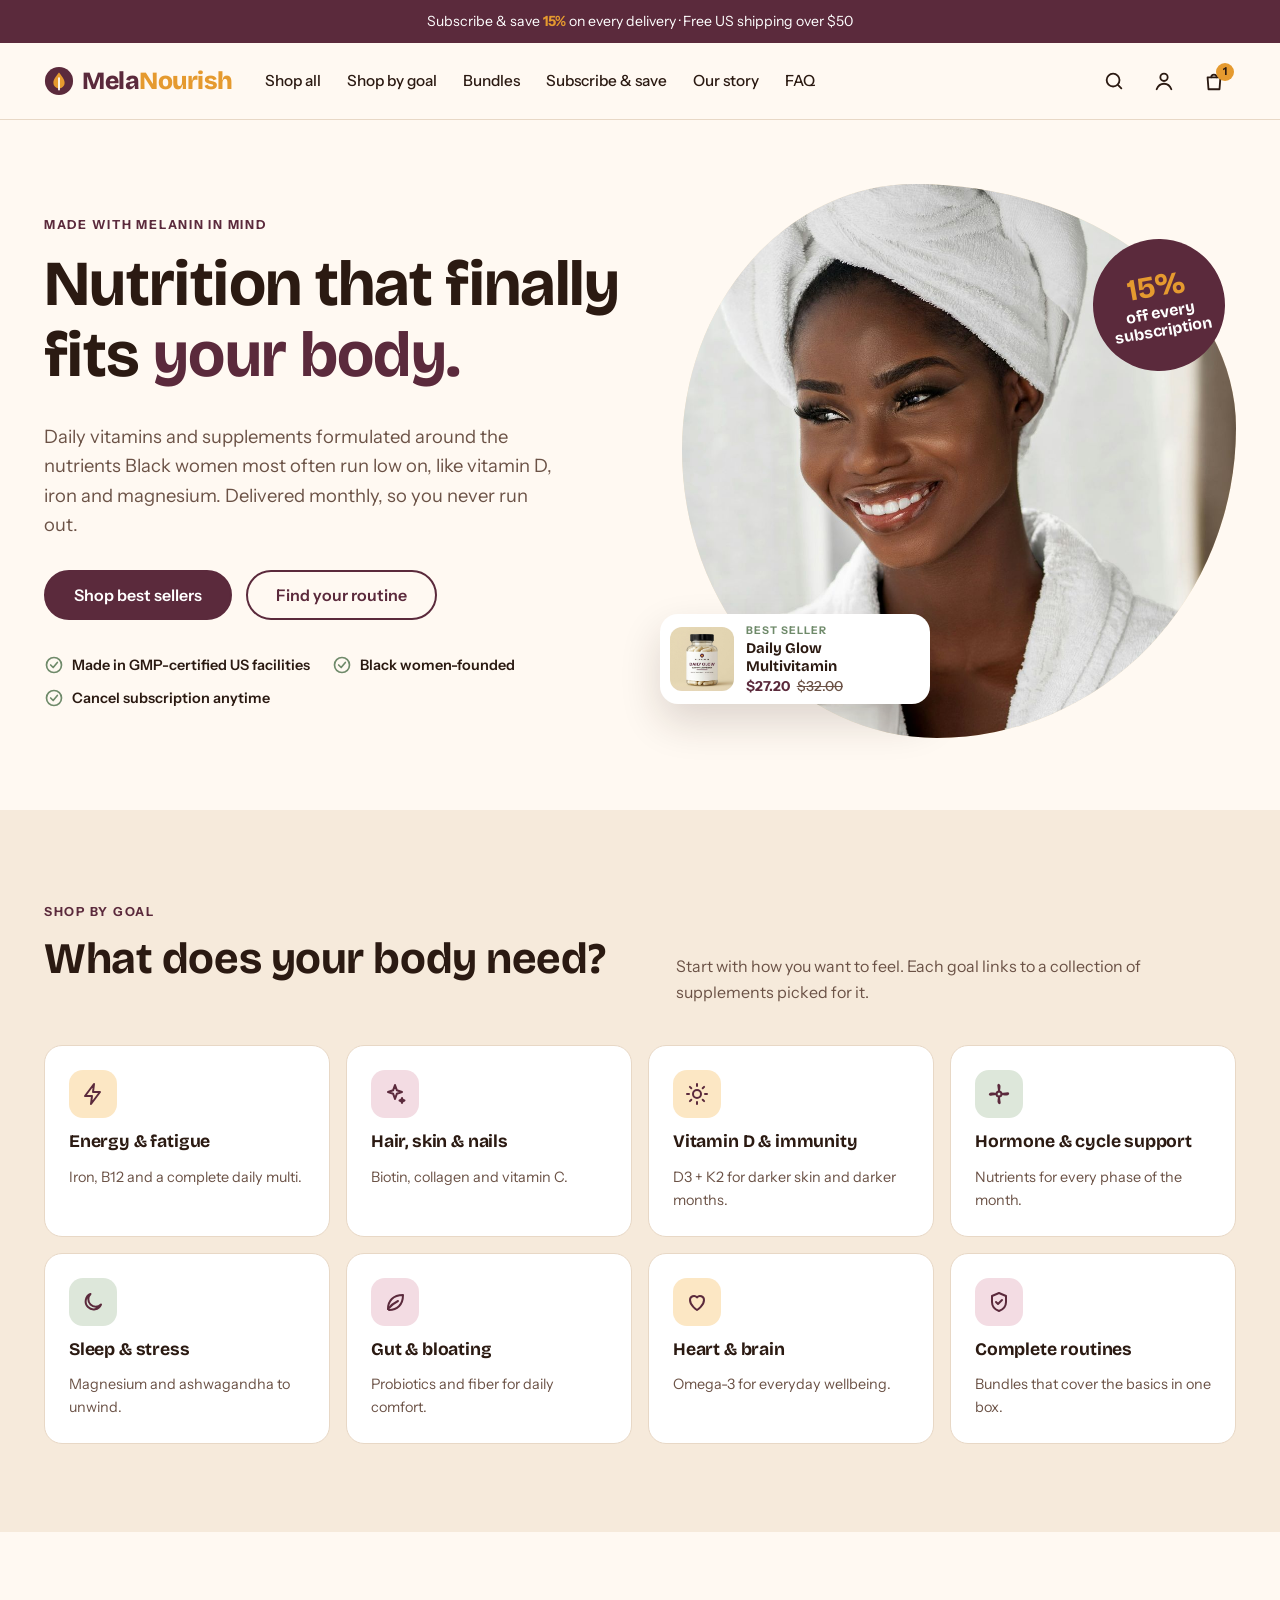
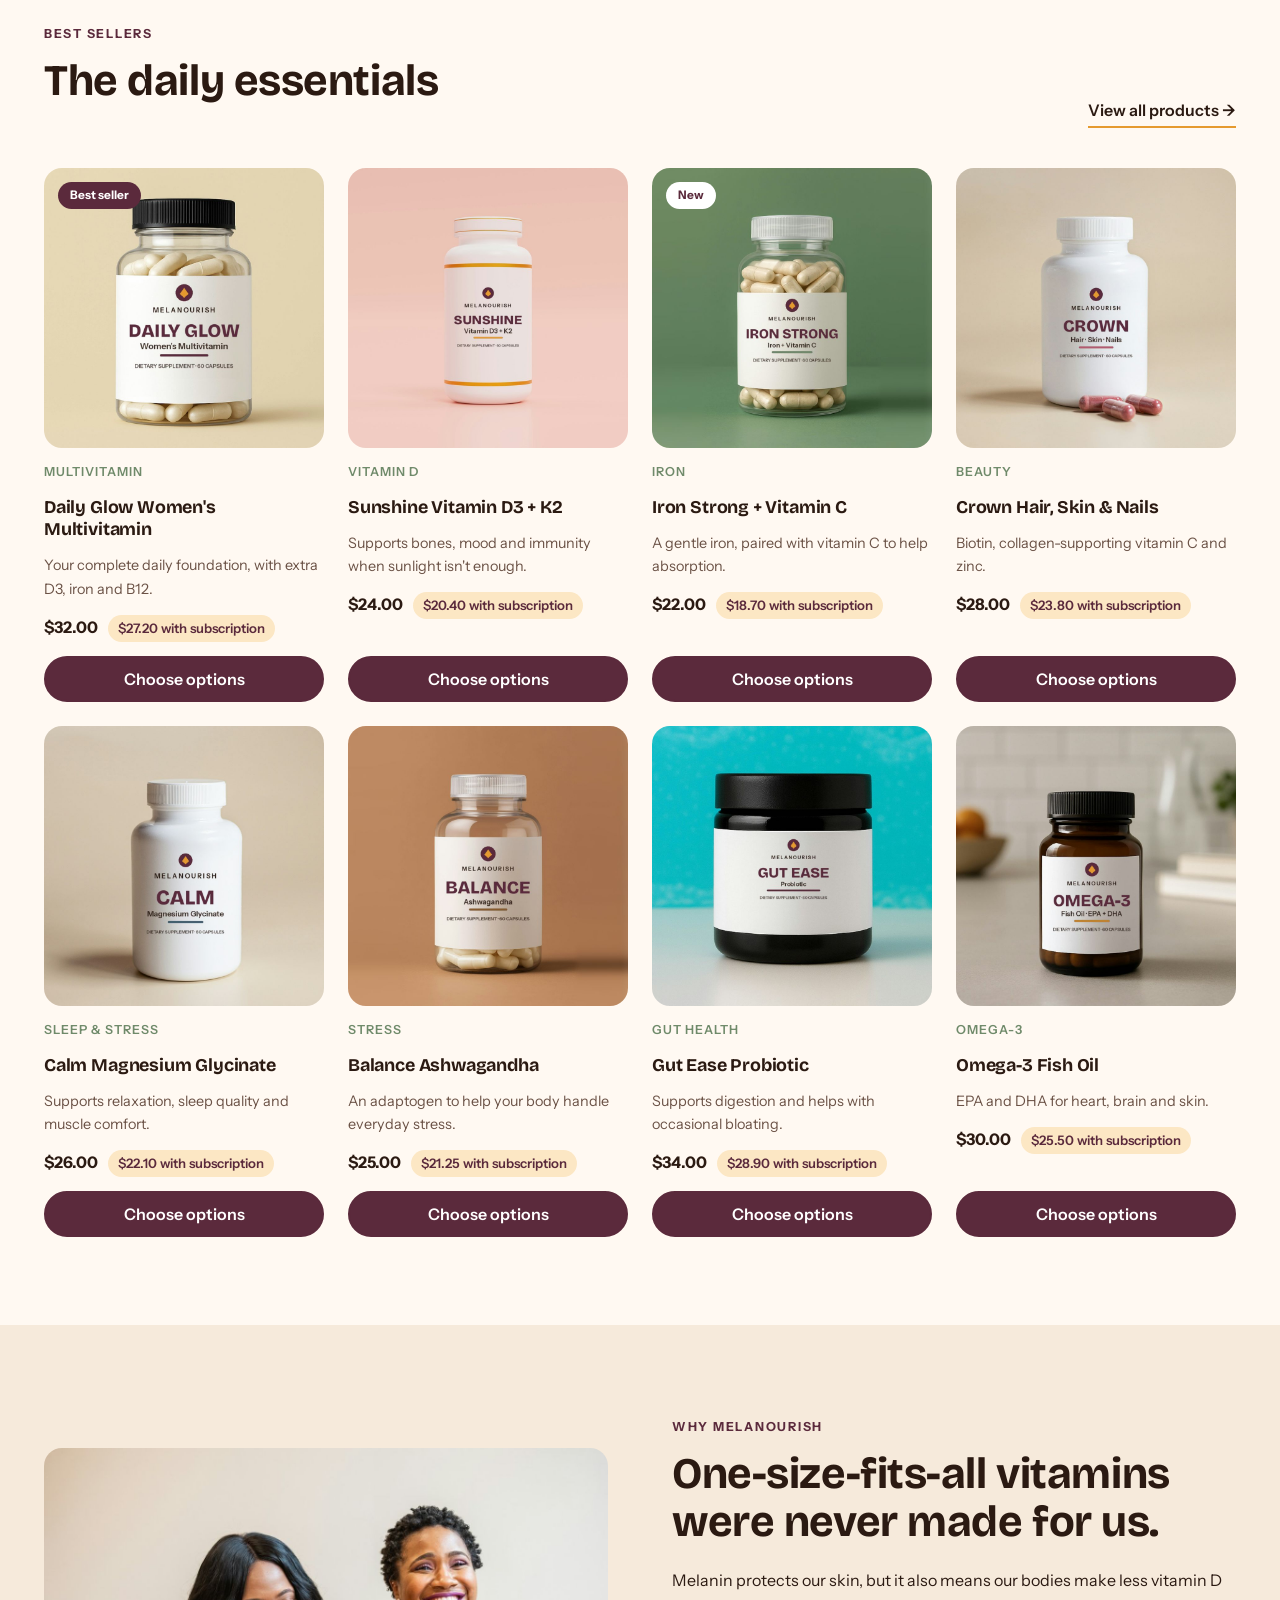
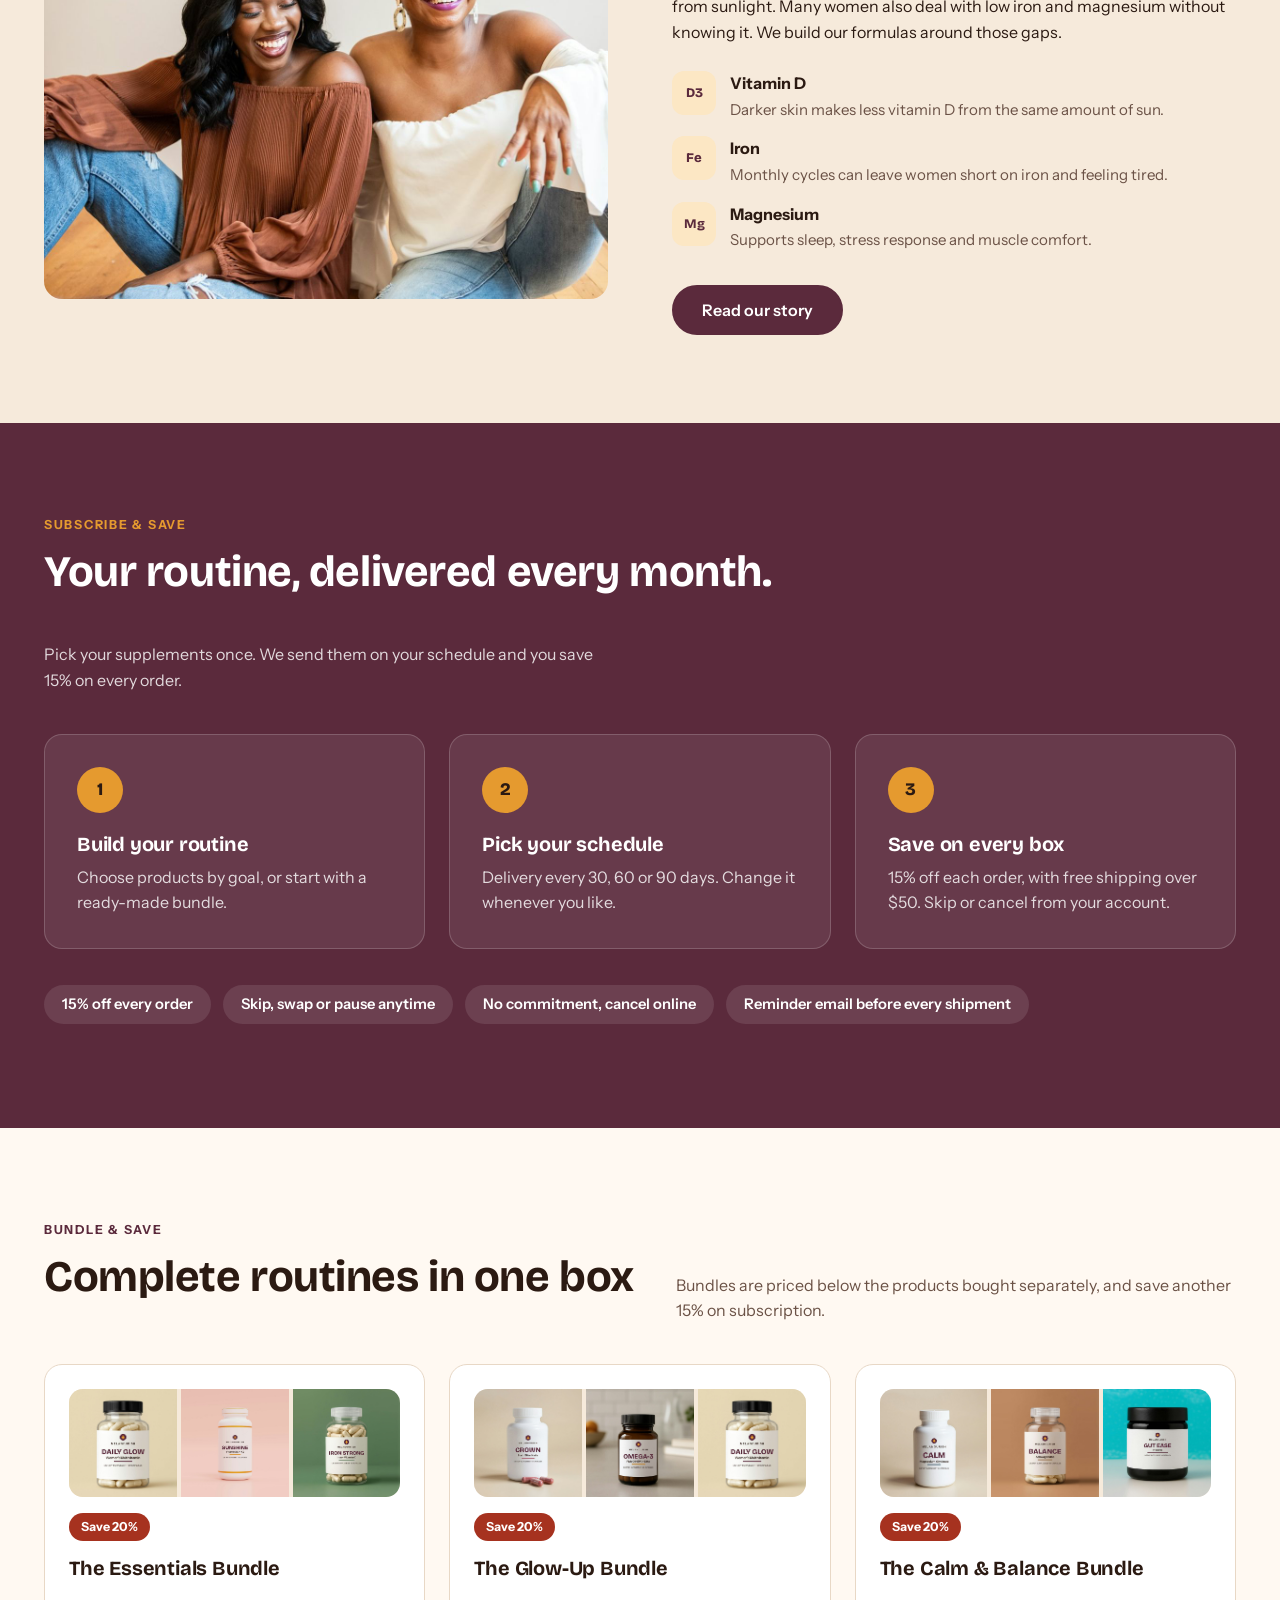
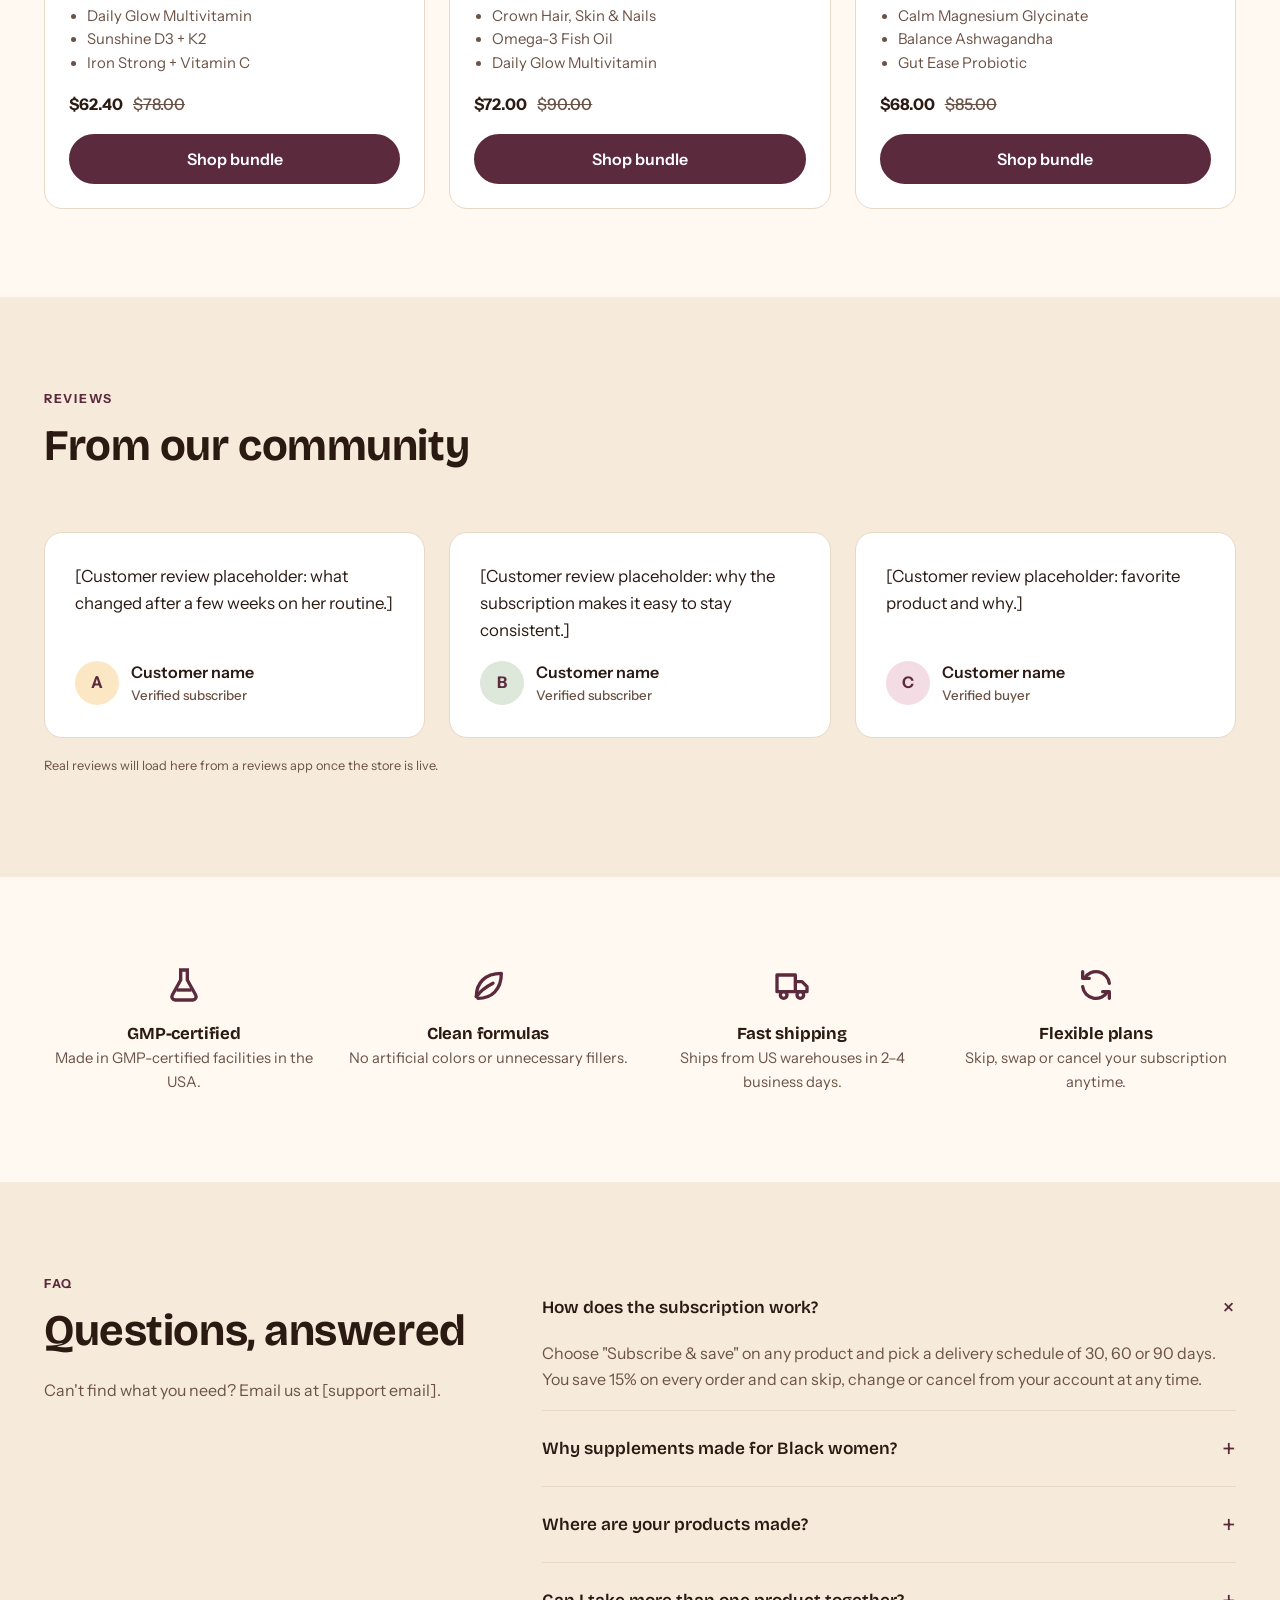
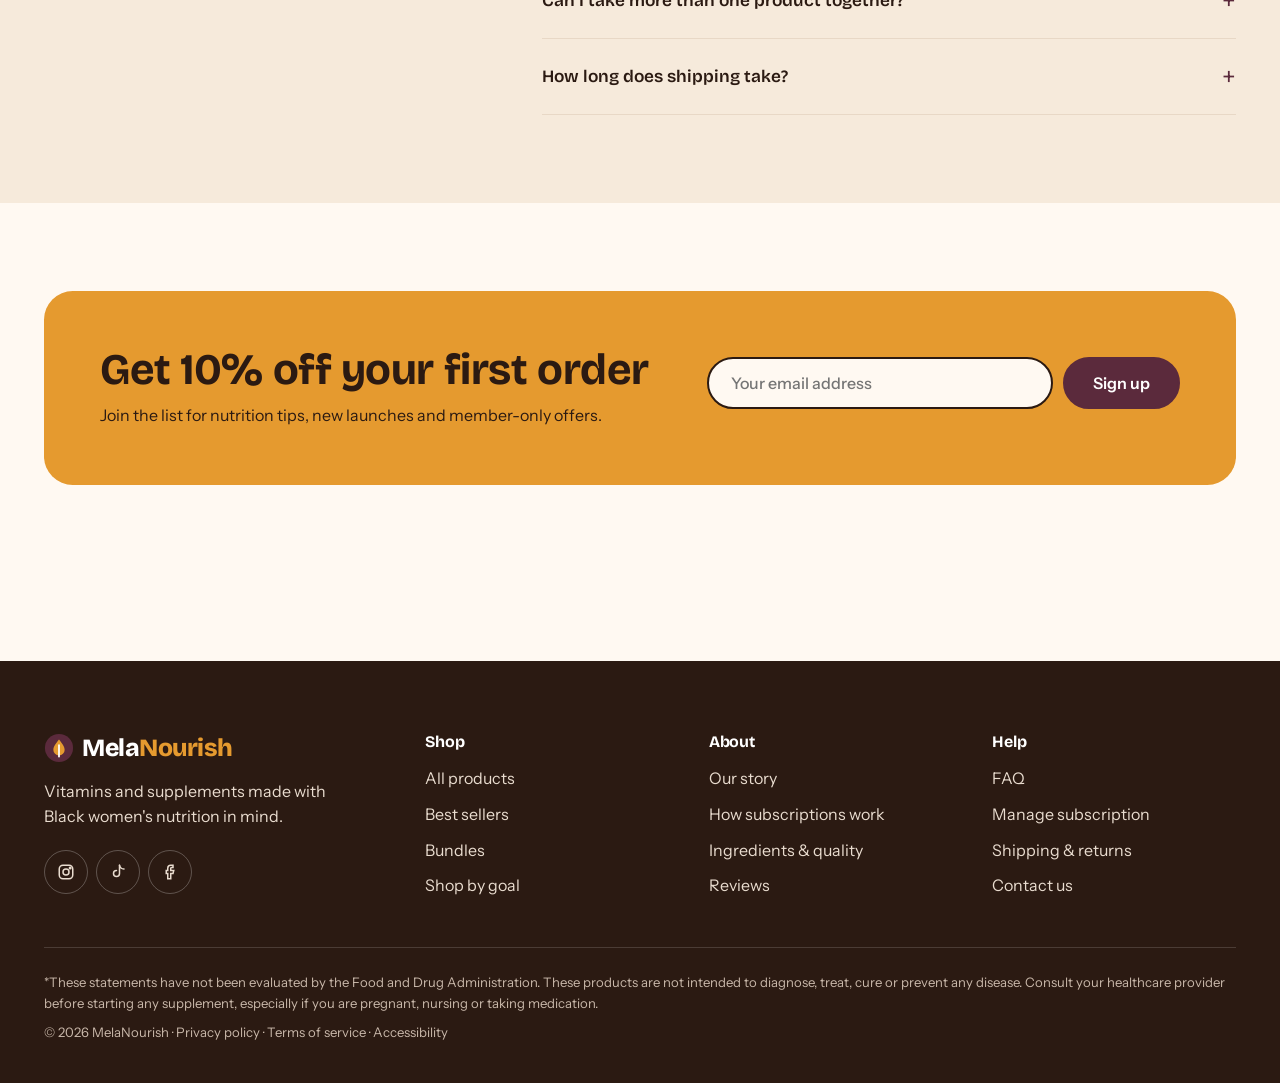
<file: index.html>
<!DOCTYPE html>
<html lang="en">
<head>
<meta charset="utf-8">
<meta name="viewport" content="width=device-width, initial-scale=1">
<title>MelaNourish — Vitamins made for Black women (Homepage mockup)</title>
<link rel="preconnect" href="https://fonts.googleapis.com">
<link rel="preconnect" href="https://fonts.gstatic.com" crossorigin>
<link href="https://fonts.googleapis.com/css2?family=Bricolage+Grotesque:opsz,wght@12..96,500;12..96,700;12..96,800&family=Instrument+Sans:wght@400;500;600;700&display=swap" rel="stylesheet">
<link rel="stylesheet" href="assets/theme.css">
</head>
<body>

<!-- ============================================================
     SVG icon sprite → snippets/icon-*.liquid
     ============================================================ -->
<svg width="0" height="0" style="position:absolute" aria-hidden="true">
  <defs>
    <symbol id="i-check" viewBox="0 0 24 24" fill="none" stroke="currentColor" stroke-width="2" stroke-linecap="round" stroke-linejoin="round"><circle cx="12" cy="12" r="9"/><path d="m8 12 3 3 5-6"/></symbol>
    <symbol id="i-search" viewBox="0 0 24 24" fill="none" stroke="currentColor" stroke-width="2" stroke-linecap="round"><circle cx="11" cy="11" r="7"/><path d="m20 20-3.5-3.5"/></symbol>
    <symbol id="i-user" viewBox="0 0 24 24" fill="none" stroke="currentColor" stroke-width="2" stroke-linecap="round"><circle cx="12" cy="8" r="4"/><path d="M4 21c1.5-4 4.5-6 8-6s6.5 2 8 6"/></symbol>
    <symbol id="i-bag" viewBox="0 0 24 24" fill="none" stroke="currentColor" stroke-width="2" stroke-linejoin="round"><path d="M5 8h14l-1 13H6L5 8Z"/><path d="M9 8a3 3 0 0 1 6 0" stroke-linecap="round"/></symbol>
    <symbol id="i-menu" viewBox="0 0 24 24" fill="none" stroke="currentColor" stroke-width="2" stroke-linecap="round"><path d="M4 7h16M4 12h16M4 17h16"/></symbol>
    <symbol id="i-leaf" viewBox="0 0 24 24" fill="none" stroke="currentColor" stroke-width="2" stroke-linecap="round" stroke-linejoin="round"><path d="M5 19c0-8 5-14 15-14 0 10-6 15-14 15"/><path d="M5 19c3-4 6-6 10-8"/></symbol>
    <symbol id="i-sun" viewBox="0 0 24 24" fill="none" stroke="currentColor" stroke-width="2" stroke-linecap="round"><circle cx="12" cy="12" r="4"/><path d="M12 2v2M12 20v2M2 12h2M20 12h2M4.9 4.9l1.4 1.4M17.7 17.7l1.4 1.4M4.9 19.1l1.4-1.4M17.7 6.3l1.4-1.4"/></symbol>
    <symbol id="i-bolt" viewBox="0 0 24 24" fill="none" stroke="currentColor" stroke-width="2" stroke-linejoin="round"><path d="M13 2 4 14h7l-1 8 9-12h-7l1-8Z"/></symbol>
    <symbol id="i-sparkle" viewBox="0 0 24 24" fill="none" stroke="currentColor" stroke-width="2" stroke-linejoin="round"><path d="M12 3l1.8 5.2L19 10l-5.2 1.8L12 17l-1.8-5.2L5 10l5.2-1.8L12 3Z"/><path d="M19 16l.7 1.8 1.8.7-1.8.7L19 21l-.7-1.8-1.8-.7 1.8-.7L19 16Z"/></symbol>
    <symbol id="i-moon" viewBox="0 0 24 24" fill="none" stroke="currentColor" stroke-width="2" stroke-linejoin="round"><path d="M20 14.5A8 8 0 1 1 9.5 4a6.5 6.5 0 0 0 10.5 10.5Z"/></symbol>
    <symbol id="i-heart" viewBox="0 0 24 24" fill="none" stroke="currentColor" stroke-width="2" stroke-linejoin="round"><path d="M12 20s-7-4.4-7-10a4 4 0 0 1 7-2.6A4 4 0 0 1 19 10c0 5.6-7 10-7 10Z"/></symbol>
    <symbol id="i-flower" viewBox="0 0 24 24" fill="none" stroke="currentColor" stroke-width="2" stroke-linejoin="round"><circle cx="12" cy="12" r="2.5"/><path d="M12 9.5C12 6 13.5 4 12 3s-0 2.5 0 6.5ZM12 14.5c0 3.5-1.5 5.5 0 6.5s0-2.5 0-6.5ZM9.5 12C6 12 4 10.5 3 12s2.5 0 6.5 0ZM14.5 12c3.5 0 5.5 1.5 6.5 0s-2.5 0-6.5 0Z"/></symbol>
    <symbol id="i-shield" viewBox="0 0 24 24" fill="none" stroke="currentColor" stroke-width="2" stroke-linejoin="round"><path d="M12 3 5 6v6c0 4.5 3 7.5 7 9 4-1.5 7-4.5 7-9V6l-7-3Z"/><path d="m9 12 2 2 4-4" stroke-linecap="round"/></symbol>
    <symbol id="i-truck" viewBox="0 0 24 24" fill="none" stroke="currentColor" stroke-width="2" stroke-linejoin="round"><path d="M3 6h11v10H3zM14 10h4l3 3v3h-7"/><circle cx="7" cy="18" r="2"/><circle cx="17" cy="18" r="2"/></symbol>
    <symbol id="i-refresh" viewBox="0 0 24 24" fill="none" stroke="currentColor" stroke-width="2" stroke-linecap="round" stroke-linejoin="round"><path d="M20 11a8 8 0 0 0-14.9-3M4 13a8 8 0 0 0 14.9 3"/><path d="M4 4v4h4M20 20v-4h-4"/></symbol>
    <symbol id="i-flask" viewBox="0 0 24 24" fill="none" stroke="currentColor" stroke-width="2" stroke-linejoin="round"><path d="M9 3h6M10 3v6l-5 9a2 2 0 0 0 1.8 3h10.4a2 2 0 0 0 1.8-3l-5-9V3"/><path d="M7.5 15h9"/></symbol>
    <symbol id="i-ig" viewBox="0 0 24 24" fill="none" stroke="currentColor" stroke-width="2"><rect x="3" y="3" width="18" height="18" rx="5"/><circle cx="12" cy="12" r="4"/><circle cx="17.5" cy="6.5" r="1" fill="currentColor"/></symbol>
    <symbol id="i-tt" viewBox="0 0 24 24" fill="none" stroke="currentColor" stroke-width="2" stroke-linecap="round"><path d="M14 3v11a4 4 0 1 1-4-4"/><path d="M14 3c.5 3 2.5 5 6 5"/></symbol>
    <symbol id="i-fb" viewBox="0 0 24 24" fill="none" stroke="currentColor" stroke-width="2" stroke-linecap="round"><path d="M15 3h-2a4 4 0 0 0-4 4v3H7v4h2v7h4v-7h3l1-4h-4V7a1 1 0 0 1 1-1h2V3Z"/></symbol>
    <symbol id="i-logo" viewBox="0 0 32 32"><circle cx="16" cy="16" r="15" fill="#5B2A3C"/><path d="M16 7c3 4 6 7 6 11a6 6 0 0 1-12 0c0-4 3-7 6-11Z" fill="#E59A2F"/><path d="M16 13v12" stroke="#FFF9F2" stroke-width="2" stroke-linecap="round"/></symbol>
  </defs>
</svg>

<!-- ============================================================
     SECTION: announcement-bar   (sections/announcement-bar.liquid)
     settings: text (richtext), link (url)
     ============================================================ -->
<div class="announcement-bar" data-section-type="announcement-bar">
  <p style="margin:0">Subscribe &amp; save <strong>15%</strong> on every delivery · Free US shipping over $50</p>
</div>

<!-- ============================================================
     SECTION: header   (sections/header.liquid)
     settings: logo (image_picker), menu (link_list), show_search, show_account
     ============================================================ -->
<header class="site-header" data-section-type="header">
  <div class="page-width site-header__inner">
    <a class="logo" href="index.html" aria-label="MelaNourish home"><svg aria-hidden="true"><use href="#i-logo"/></svg><span class="logo__word">Mela<span>Nourish</span></span></a>
    <nav class="main-nav" id="main-nav" aria-label="Main">
      <div class="main-nav__top">
        <span class="logo"><svg aria-hidden="true"><use href="#i-logo"/></svg><span class="logo__word">Mela<span>Nourish</span></span></span>
        <button class="icon-button" type="button" aria-label="Close menu" data-menu-close><svg aria-hidden="true" viewBox="0 0 24 24" fill="none" stroke="currentColor" stroke-width="2" stroke-linecap="round"><path d="M6 6l12 12M18 6 6 18"/></svg></button>
      </div>
      <ul>
        <li><a href="#best-sellers">Shop all</a></li>
        <li><a href="#shop-by-goal">Shop by goal</a></li>
        <li><a href="#bundles">Bundles</a></li>
        <li><a href="#how-it-works">Subscribe &amp; save</a></li>
        <li><a href="#our-story">Our story</a></li>
        <li><a href="#faq">FAQ</a></li>
      </ul>
      <div class="main-nav__footer">
        <a class="button" href="#best-sellers">Shop best sellers</a>
        <a class="button button--secondary" href="#">Log in / Manage subscription</a>
      </div>
    </nav>
    <button class="nav-overlay" type="button" tabindex="-1" aria-label="Close menu" data-nav-overlay></button>
    <div class="header-icons">
      <button class="icon-button" type="button" aria-label="Search" aria-controls="search-overlay" data-search-open><svg aria-hidden="true"><use href="#i-search"/></svg></button>
      <a class="icon-button icon-button--account" href="#" aria-label="Account"><svg aria-hidden="true"><use href="#i-user"/></svg></a>
      <a class="icon-button" href="#cart" aria-label="Open cart, 0 items" aria-controls="cart-drawer" data-cart-open><svg aria-hidden="true"><use href="#i-bag"/></svg><span class="cart-count" data-cart-count>0</span></a>
      <button class="icon-button menu-toggle" type="button" aria-label="Open menu" aria-expanded="false" aria-controls="main-nav" data-menu-toggle><svg aria-hidden="true"><use href="#i-menu"/></svg></button>
    </div>
  </div>
</header>

<!-- ============================================================
     SNIPPET: cart-drawer   (snippets/cart-drawer.liquid, rendered in layout/theme.liquid)
     settings: free_shipping_threshold, upsell_product, checkout_note
     ============================================================ -->

<!-- ============================================================
     SNIPPET: predictive-search   (snippets/predictive-search.liquid + sections/predictive-search.liquid)
     settings: popular_searches (list), quick_links (link_list), featured_collection
     ============================================================ -->
<div class="search-overlay" id="search-overlay" role="dialog" aria-modal="true" aria-label="Search" data-search>
  <div class="search-top">
    <div class="page-width search-top__inner">
      <form class="search-field" action="#" role="search" data-search-form>
        <svg aria-hidden="true"><use href="#i-search"/></svg>
        <label class="visually-hidden" for="search-input">Search products</label>
        <input id="search-input" type="search" name="q" placeholder="Search vitamins, goals, ingredients…" autocomplete="off" data-search-input>
        <button class="search-clear" type="button" hidden data-search-clear>Clear</button>
      </form>
      <button class="icon-button" type="button" aria-label="Close search" data-search-close><svg aria-hidden="true" viewBox="0 0 24 24" fill="none" stroke="currentColor" stroke-width="2" stroke-linecap="round"><path d="M6 6l12 12M18 6 6 18"/></svg></button>
    </div>
  </div>

  <div class="page-width search-body">
    <!-- default state -->
    <div class="search-block" data-search-default>
      <h2>Popular searches</h2>
      <ul class="chips">
        <li><button class="chip-btn" type="button" data-search-term="Vitamin D">Vitamin D</button></li>
        <li><button class="chip-btn" type="button" data-search-term="Iron">Iron</button></li>
        <li><button class="chip-btn" type="button" data-search-term="Hair">Hair growth</button></li>
        <li><button class="chip-btn" type="button" data-search-term="Magnesium">Magnesium</button></li>
        <li><button class="chip-btn" type="button" data-search-term="Sleep">Sleep</button></li>
        <li><button class="chip-btn" type="button" data-search-term="Gut">Bloating</button></li>
      </ul>
    </div>
    <div class="search-block" data-search-default>
      <h2>Shop by goal</h2>
      <ul class="chips">
        <li><a class="chip-btn" href="index.html#shop-by-goal" data-search-link><svg aria-hidden="true"><use href="#i-bolt"/></svg>Energy</a></li>
        <li><a class="chip-btn" href="index.html#shop-by-goal" data-search-link><svg aria-hidden="true"><use href="#i-sparkle"/></svg>Hair &amp; skin</a></li>
        <li><a class="chip-btn" href="index.html#shop-by-goal" data-search-link><svg aria-hidden="true"><use href="#i-flower"/></svg>Hormones</a></li>
        <li><a class="chip-btn" href="index.html#shop-by-goal" data-search-link><svg aria-hidden="true"><use href="#i-moon"/></svg>Sleep &amp; stress</a></li>
        <li><a class="chip-btn" href="index.html#bundles" data-search-link><svg aria-hidden="true"><use href="#i-shield"/></svg>Bundles</a></li>
      </ul>
    </div>

    <!-- results (default: trending products; typing: matches) -->
    <div class="search-block">
      <h2 data-search-heading>Trending now</h2>
      <p class="search-count" data-search-count hidden></p>
      <ul class="search-results" data-search-results aria-live="polite"></ul>
      <p class="search-empty" data-search-empty hidden>No products found. Try "vitamin D", "iron" or "sleep".</p>
      <div class="search-all" data-search-all hidden><a class="button button--secondary" href="index.html#best-sellers" data-search-link>View all results</a></div>
    </div>
  </div>
</div>

<button class="cart-overlay" type="button" tabindex="-1" aria-label="Close cart" data-cart-overlay></button>
<aside class="cart-drawer" id="cart-drawer" role="dialog" aria-modal="true" aria-labelledby="cart-title" data-cart-drawer>
  <div class="cart-drawer__head">
    <h2 id="cart-title">Your cart <span class="cart-drawer__count" data-cart-drawer-count>0</span></h2>
    <button class="icon-button" type="button" aria-label="Close cart" data-cart-close><svg aria-hidden="true" viewBox="0 0 24 24" fill="none" stroke="currentColor" stroke-width="2" stroke-linecap="round"><path d="M6 6l12 12M18 6 6 18"/></svg></button>
  </div>

  <div class="ship-bar">
    <p data-ship-text>You're <strong>$50.00</strong> away from free shipping</p>
    <div class="ship-bar__track"><div class="ship-bar__fill" data-ship-fill></div></div>
  </div>

  <ul class="cart-items" data-cart-items aria-live="polite"></ul>

  <div class="cart-empty">
    <svg aria-hidden="true"><use href="#i-bag"/></svg>
    <h3>Your cart is empty</h3>
    <p>Start with our best sellers or build your own routine.</p>
    <a class="button" href="index.html#best-sellers" data-cart-close>Shop best sellers</a>
  </div>

  <div class="cart-upsell" data-cart-upsell>
    <h3>Pairs well with</h3>
    <div class="upsell-card">
      <img src="assets/images/product-d3-k2.jpg" alt="" width="900" height="900" loading="lazy">
      <div><strong>Sunshine D3 + K2</strong><span>$24.00</span></div>
      <button class="button button--secondary" type="button" data-upsell-add>Add</button>
    </div>
  </div>

  <div class="cart-drawer__foot">
    <div class="cart-totals">
      <div><span>Subtotal</span><span data-cart-subtotal>$0.00</span></div>
      <div class="is-save" data-cart-save-row><span>Subscription savings</span><span data-cart-save>−$0.00</span></div>
      <div><span>Shipping</span><span data-cart-ship>Calculated at checkout</span></div>
      <div class="is-total"><span>Total</span><span data-cart-total>$0.00</span></div>
    </div>
    <button class="button" type="button" data-checkout>Checkout securely</button>
    <p class="checkout-msg" data-checkout-msg role="status"></p>
    <p class="cart-drawer__note">Subscriptions renew automatically. Skip or cancel anytime.</p>
  </div>
</aside>


<main id="main">

<!-- ============================================================
     SECTION: hero   (sections/hero.liquid)
     settings: eyebrow, heading, text, button_1_label/link, button_2_label/link, image
     blocks: badge (text)  ×4
     ============================================================ -->
<section class="hero" data-section-type="hero">
  <div class="page-width hero__grid">
    <div class="hero__text">
      <span class="eyebrow">Made with melanin in mind</span>
      <h1>Nutrition that finally fits <span style="color:var(--color-primary)">your body.</span></h1>
      <p>Daily vitamins and supplements formulated around the nutrients Black women most often run low on, like vitamin D, iron and magnesium. Delivered monthly, so you never run out.</p>
      <div class="hero__ctas">
        <a class="button" href="#best-sellers">Shop best sellers</a>
        <a class="button button--secondary" href="#shop-by-goal">Find your routine</a>
      </div>
      <ul class="hero__badges">
        <li data-block-type="badge"><svg aria-hidden="true"><use href="#i-check"/></svg>Made in GMP-certified US facilities</li>
        <li data-block-type="badge"><svg aria-hidden="true"><use href="#i-check"/></svg>Black women-founded</li>
        <li data-block-type="badge"><svg aria-hidden="true"><use href="#i-check"/></svg>Cancel subscription anytime</li>
      </ul>
    </div>
    <div class="hero__visual">
      <div class="hero__photo"><img src="assets/images/hero.jpg" alt="Smiling woman in a white robe enjoying her morning coffee" width="1100" height="1100" fetchpriority="high"></div>
      <a class="hero__product" href="product.html">
        <img src="assets/images/product-daily-glow.jpg" alt="" width="900" height="900">
        <span><small>Best seller</small>Daily Glow Multivitamin<b>$27.20 <s>$32.00</s></b></span>
      </a>
      <div class="hero__sticker" aria-hidden="true"><span><b>15%</b>off every subscription</span></div>
    </div>
  </div>
</section>

<!-- ============================================================
     SECTION: shop-by-goal   (sections/collection-list.liquid)
     settings: heading, text
     blocks: collection (collection picker, icon select, tint color, short text) ×8
     ============================================================ -->
<section class="section section--surface" id="shop-by-goal" data-section-type="collection-list">
  <div class="page-width">
    <div class="section-header">
      <div>
        <span class="eyebrow">Shop by goal</span>
        <h2>What does your body need?</h2>
      </div>
      <p>Start with how you want to feel. Each goal links to a collection of supplements picked for it.</p>
    </div>
    <div class="goal-grid">
      <a class="goal-card" href="#best-sellers" data-block-type="collection" style="--tint:#FCE7C4"><span class="goal-card__icon"><svg aria-hidden="true"><use href="#i-bolt"/></svg></span><h3>Energy &amp; fatigue</h3><p>Iron, B12 and a complete daily multi.</p></a>
      <a class="goal-card" href="#best-sellers" data-block-type="collection" style="--tint:#F3DCE3"><span class="goal-card__icon"><svg aria-hidden="true"><use href="#i-sparkle"/></svg></span><h3>Hair, skin &amp; nails</h3><p>Biotin, collagen and vitamin C.</p></a>
      <a class="goal-card" href="#best-sellers" data-block-type="collection" style="--tint:#FCE7C4"><span class="goal-card__icon"><svg aria-hidden="true"><use href="#i-sun"/></svg></span><h3>Vitamin D &amp; immunity</h3><p>D3 + K2 for darker skin and darker months.</p></a>
      <a class="goal-card" href="#best-sellers" data-block-type="collection" style="--tint:#DDE7DA"><span class="goal-card__icon"><svg aria-hidden="true"><use href="#i-flower"/></svg></span><h3>Hormone &amp; cycle support</h3><p>Nutrients for every phase of the month.</p></a>
      <a class="goal-card" href="#best-sellers" data-block-type="collection" style="--tint:#DDE7DA"><span class="goal-card__icon"><svg aria-hidden="true"><use href="#i-moon"/></svg></span><h3>Sleep &amp; stress</h3><p>Magnesium and ashwagandha to unwind.</p></a>
      <a class="goal-card" href="#best-sellers" data-block-type="collection" style="--tint:#F3DCE3"><span class="goal-card__icon"><svg aria-hidden="true"><use href="#i-leaf"/></svg></span><h3>Gut &amp; bloating</h3><p>Probiotics and fiber for daily comfort.</p></a>
      <a class="goal-card" href="#best-sellers" data-block-type="collection" style="--tint:#FCE7C4"><span class="goal-card__icon"><svg aria-hidden="true"><use href="#i-heart"/></svg></span><h3>Heart &amp; brain</h3><p>Omega-3 for everyday wellbeing.</p></a>
      <a class="goal-card" href="#bundles" data-block-type="collection" style="--tint:#F3DCE3"><span class="goal-card__icon"><svg aria-hidden="true"><use href="#i-shield"/></svg></span><h3>Complete routines</h3><p>Bundles that cover the basics in one box.</p></a>
    </div>
    <p class="rail-hint" aria-hidden="true">Swipe to see more →</p>
  </div>
</section>

<!-- ============================================================
     SECTION: featured-collection   (sections/featured-collection.liquid)
     settings: heading, text, collection, products_to_show, show_subscribe_price
     uses snippets/product-card.liquid
     ============================================================ -->
<section class="section" id="best-sellers" data-section-type="featured-collection">
  <div class="page-width">
    <div class="section-header">
      <div>
        <span class="eyebrow">Best sellers</span>
        <h2>The daily essentials</h2>
      </div>
      <a class="link-arrow" href="#best-sellers">View all products →</a>
    </div>
    <div class="product-grid">

      <!-- snippets/product-card.liquid -->
      <article class="product-card">
        <div class="product-card__media">
          <span class="product-card__badge product-card__badge--accent">Best seller</span>
          <a href="product.html" class="product-media"><img src="assets/images/product-daily-glow.jpg" alt="Daily Glow Multivitamin supplement bottle" width="900" height="900" loading="lazy"></a>
        </div>
        <span class="product-card__type">Multivitamin</span>
        <h3 class="product-card__title"><a href="product.html">Daily Glow Women's Multivitamin</a></h3>
        <p class="product-card__benefit">Your complete daily foundation, with extra D3, iron and B12.</p>
        <div class="product-card__price">$32.00 <span class="product-card__sub">$27.20 with subscription</span></div>
        <a class="button" href="product.html">Choose options</a>
      </article>

      <article class="product-card">
        <div class="product-card__media">
          <a href="product.html" class="product-media"><img src="assets/images/product-d3-k2.jpg" alt="Sunshine D3 + K2 supplement bottle" width="900" height="900" loading="lazy"></a>
        </div>
        <span class="product-card__type">Vitamin D</span>
        <h3 class="product-card__title"><a href="product.html">Sunshine Vitamin D3 + K2</a></h3>
        <p class="product-card__benefit">Supports bones, mood and immunity when sunlight isn't enough.</p>
        <div class="product-card__price">$24.00 <span class="product-card__sub">$20.40 with subscription</span></div>
        <a class="button" href="product.html">Choose options</a>
      </article>

      <article class="product-card">
        <div class="product-card__media">
          <span class="product-card__badge">New</span>
          <a href="product.html" class="product-media"><img src="assets/images/product-iron.jpg" alt="Iron Strong supplement bottle" width="900" height="900" loading="lazy"></a>
        </div>
        <span class="product-card__type">Iron</span>
        <h3 class="product-card__title"><a href="product.html">Iron Strong + Vitamin C</a></h3>
        <p class="product-card__benefit">A gentle iron, paired with vitamin C to help absorption.</p>
        <div class="product-card__price">$22.00 <span class="product-card__sub">$18.70 with subscription</span></div>
        <a class="button" href="product.html">Choose options</a>
      </article>

      <article class="product-card">
        <div class="product-card__media">
          <a href="product.html" class="product-media"><img src="assets/images/product-crown.jpg" alt="Crown Hair, Skin and Nails supplement bottle" width="900" height="900" loading="lazy"></a>
        </div>
        <span class="product-card__type">Beauty</span>
        <h3 class="product-card__title"><a href="product.html">Crown Hair, Skin &amp; Nails</a></h3>
        <p class="product-card__benefit">Biotin, collagen-supporting vitamin C and zinc.</p>
        <div class="product-card__price">$28.00 <span class="product-card__sub">$23.80 with subscription</span></div>
        <a class="button" href="product.html">Choose options</a>
      </article>

      <article class="product-card">
        <div class="product-card__media">
          <a href="product.html" class="product-media"><img src="assets/images/product-magnesium.jpg" alt="Calm Magnesium Glycinate supplement bottle" width="900" height="900" loading="lazy"></a>
        </div>
        <span class="product-card__type">Sleep &amp; stress</span>
        <h3 class="product-card__title"><a href="product.html">Calm Magnesium Glycinate</a></h3>
        <p class="product-card__benefit">Supports relaxation, sleep quality and muscle comfort.</p>
        <div class="product-card__price">$26.00 <span class="product-card__sub">$22.10 with subscription</span></div>
        <a class="button" href="product.html">Choose options</a>
      </article>

      <article class="product-card">
        <div class="product-card__media">
          <a href="product.html" class="product-media"><img src="assets/images/product-ashwagandha.jpg" alt="Balance Ashwagandha supplement bottle" width="900" height="900" loading="lazy"></a>
        </div>
        <span class="product-card__type">Stress</span>
        <h3 class="product-card__title"><a href="product.html">Balance Ashwagandha</a></h3>
        <p class="product-card__benefit">An adaptogen to help your body handle everyday stress.</p>
        <div class="product-card__price">$25.00 <span class="product-card__sub">$21.25 with subscription</span></div>
        <a class="button" href="product.html">Choose options</a>
      </article>

      <article class="product-card">
        <div class="product-card__media">
          <a href="product.html" class="product-media"><img src="assets/images/product-probiotic.jpg" alt="Gut Ease Probiotic supplement bottle" width="900" height="900" loading="lazy"></a>
        </div>
        <span class="product-card__type">Gut health</span>
        <h3 class="product-card__title"><a href="product.html">Gut Ease Probiotic</a></h3>
        <p class="product-card__benefit">Supports digestion and helps with occasional bloating.</p>
        <div class="product-card__price">$34.00 <span class="product-card__sub">$28.90 with subscription</span></div>
        <a class="button" href="product.html">Choose options</a>
      </article>

      <article class="product-card">
        <div class="product-card__media">
          <a href="product.html" class="product-media"><img src="assets/images/product-omega3.jpg" alt="Omega-3 Fish Oil supplement bottle" width="900" height="900" loading="lazy"></a>
        </div>
        <span class="product-card__type">Omega-3</span>
        <h3 class="product-card__title"><a href="product.html">Omega-3 Fish Oil</a></h3>
        <p class="product-card__benefit">EPA and DHA for heart, brain and skin.</p>
        <div class="product-card__price">$30.00 <span class="product-card__sub">$25.50 with subscription</span></div>
        <a class="button" href="product.html">Choose options</a>
      </article>

    </div>
  </div>
</section>

<!-- ============================================================
     SECTION: image-with-text   (sections/image-with-text.liquid)
     settings: image, eyebrow, heading, text, button
     blocks: nutrient (abbr, title, text) ×3
     ============================================================ -->
<section class="section section--surface" id="our-story" data-section-type="image-with-text">
  <div class="page-width mission__grid">
    <div class="mission__art"><img src="assets/images/story.jpg" alt="Two friends laughing together on the floor" width="1200" height="960" loading="lazy"></div>
    <div>
      <span class="eyebrow">Why MelaNourish</span>
      <h2>One-size-fits-all vitamins were never made for us.</h2>
      <p>Melanin protects our skin, but it also means our bodies make less vitamin D from sunlight. Many women also deal with low iron and magnesium without knowing it. We build our formulas around those gaps.</p>
      <ul class="nutrient-list">
        <li data-block-type="nutrient"><span class="chip">D3</span><div><strong>Vitamin D</strong><span>Darker skin makes less vitamin D from the same amount of sun.</span></div></li>
        <li data-block-type="nutrient"><span class="chip">Fe</span><div><strong>Iron</strong><span>Monthly cycles can leave women short on iron and feeling tired.</span></div></li>
        <li data-block-type="nutrient"><span class="chip">Mg</span><div><strong>Magnesium</strong><span>Supports sleep, stress response and muscle comfort.</span></div></li>
      </ul>
      <a class="button" href="#">Read our story</a>
    </div>
  </div>
</section>

<!-- ============================================================
     SECTION: subscription-steps   (sections/multicolumn.liquid, color scheme: primary)
     settings: heading, text
     blocks: step (title, text) ×3, perk (text) ×4
     ============================================================ -->
<section class="section section--primary" id="how-it-works" data-section-type="subscription-steps">
  <div class="page-width">
    <div class="section-header">
      <div>
        <span class="eyebrow">Subscribe &amp; save</span>
        <h2>Your routine, delivered every month.</h2>
      </div>
      <p>Pick your supplements once. We send them on your schedule and you save 15% on every order.</p>
    </div>
    <div class="steps">
      <div class="step" data-block-type="step"><div class="step__num">1</div><h3>Build your routine</h3><p>Choose products by goal, or start with a ready-made bundle.</p></div>
      <div class="step" data-block-type="step"><div class="step__num">2</div><h3>Pick your schedule</h3><p>Delivery every 30, 60 or 90 days. Change it whenever you like.</p></div>
      <div class="step" data-block-type="step"><div class="step__num">3</div><h3>Save on every box</h3><p>15% off each order, with free shipping over $50. Skip or cancel from your account.</p></div>
    </div>
    <ul class="subscribe-perks">
      <li data-block-type="perk">15% off every order</li>
      <li data-block-type="perk">Skip, swap or pause anytime</li>
      <li data-block-type="perk">No commitment, cancel online</li>
      <li data-block-type="perk">Reminder email before every shipment</li>
    </ul>
  </div>
</section>

<!-- ============================================================
     SECTION: bundles   (sections/featured-bundles.liquid)
     blocks: bundle (product picker, badge text, included list) ×3
     ============================================================ -->
<section class="section" id="bundles" data-section-type="bundles">
  <div class="page-width">
    <div class="section-header">
      <div>
        <span class="eyebrow">Bundle &amp; save</span>
        <h2>Complete routines in one box</h2>
      </div>
      <p>Bundles are priced below the products bought separately, and save another 15% on subscription.</p>
    </div>
    <div class="bundle-grid">
      <article class="bundle-card" data-block-type="bundle">
        <div class="bundle-card__art" aria-hidden="true"><img src="assets/images/product-daily-glow.jpg" alt="" width="900" height="900" loading="lazy"><img src="assets/images/product-d3-k2.jpg" alt="" width="900" height="900" loading="lazy"><img src="assets/images/product-iron.jpg" alt="" width="900" height="900" loading="lazy"></div>
        <span class="bundle-card__save">Save 20%</span>
        <h3>The Essentials Bundle</h3>
        <ul><li>Daily Glow Multivitamin</li><li>Sunshine D3 + K2</li><li>Iron Strong + Vitamin C</li></ul>
        <div class="product-card__price">$62.40 <span class="price-compare">$78.00</span></div>
        <a class="button" href="product.html">Shop bundle</a>
      </article>
      <article class="bundle-card" data-block-type="bundle">
        <div class="bundle-card__art" aria-hidden="true"><img src="assets/images/product-crown.jpg" alt="" width="900" height="900" loading="lazy"><img src="assets/images/product-omega3.jpg" alt="" width="900" height="900" loading="lazy"><img src="assets/images/product-daily-glow.jpg" alt="" width="900" height="900" loading="lazy"></div>
        <span class="bundle-card__save">Save 20%</span>
        <h3>The Glow-Up Bundle</h3>
        <ul><li>Crown Hair, Skin &amp; Nails</li><li>Omega-3 Fish Oil</li><li>Daily Glow Multivitamin</li></ul>
        <div class="product-card__price">$72.00 <span class="price-compare">$90.00</span></div>
        <a class="button" href="product.html">Shop bundle</a>
      </article>
      <article class="bundle-card" data-block-type="bundle">
        <div class="bundle-card__art" aria-hidden="true"><img src="assets/images/product-magnesium.jpg" alt="" width="900" height="900" loading="lazy"><img src="assets/images/product-ashwagandha.jpg" alt="" width="900" height="900" loading="lazy"><img src="assets/images/product-probiotic.jpg" alt="" width="900" height="900" loading="lazy"></div>
        <span class="bundle-card__save">Save 20%</span>
        <h3>The Calm &amp; Balance Bundle</h3>
        <ul><li>Calm Magnesium Glycinate</li><li>Balance Ashwagandha</li><li>Gut Ease Probiotic</li></ul>
        <div class="product-card__price">$68.00 <span class="price-compare">$85.00</span></div>
        <a class="button" href="product.html">Shop bundle</a>
      </article>
    </div>
  </div>
</section>

<!-- ============================================================
     SECTION: testimonials   (sections/testimonials.liquid)
     blocks: testimonial (quote, name, detail) ×3
     NOTE: placeholder copy — replace with real, verified reviews (e.g. Judge.me / Okendo app block)
     ============================================================ -->
<section class="section section--surface" data-section-type="testimonials">
  <div class="page-width">
    <div class="section-header">
      <div>
        <span class="eyebrow">Reviews</span>
        <h2>From our community</h2>
      </div>
    </div>
    <div class="testimonial-grid">
      <figure class="testimonial" data-block-type="testimonial">
        <blockquote>[Customer review placeholder: what changed after a few weeks on her routine.]</blockquote>
        <figcaption><span class="avatar" aria-hidden="true">A</span><span>Customer name<small>Verified subscriber</small></span></figcaption>
      </figure>
      <figure class="testimonial" data-block-type="testimonial" style="--tint:#DDE7DA">
        <blockquote>[Customer review placeholder: why the subscription makes it easy to stay consistent.]</blockquote>
        <figcaption><span class="avatar" aria-hidden="true">B</span><span>Customer name<small>Verified subscriber</small></span></figcaption>
      </figure>
      <figure class="testimonial" data-block-type="testimonial" style="--tint:#F3DCE3">
        <blockquote>[Customer review placeholder: favorite product and why.]</blockquote>
        <figcaption><span class="avatar" aria-hidden="true">C</span><span>Customer name<small>Verified buyer</small></span></figcaption>
      </figure>
    </div>
    <p class="sample-note">Real reviews will load here from a reviews app once the store is live.</p>
  </div>
</section>

<!-- ============================================================
     SECTION: trust-badges   (sections/trust-badges.liquid)
     blocks: badge (icon select, title, text) ×4
     ============================================================ -->
<section class="section" data-section-type="trust-badges">
  <div class="page-width trust-row">
    <div class="trust-item" data-block-type="badge"><svg aria-hidden="true"><use href="#i-flask"/></svg><h3>GMP-certified</h3><p>Made in GMP-certified facilities in the USA.</p></div>
    <div class="trust-item" data-block-type="badge"><svg aria-hidden="true"><use href="#i-leaf"/></svg><h3>Clean formulas</h3><p>No artificial colors or unnecessary fillers.</p></div>
    <div class="trust-item" data-block-type="badge"><svg aria-hidden="true"><use href="#i-truck"/></svg><h3>Fast shipping</h3><p>Ships from US warehouses in 2–4 business days.</p></div>
    <div class="trust-item" data-block-type="badge"><svg aria-hidden="true"><use href="#i-refresh"/></svg><h3>Flexible plans</h3><p>Skip, swap or cancel your subscription anytime.</p></div>
  </div>
</section>

<!-- ============================================================
     SECTION: faq   (sections/collapsible-content.liquid)
     blocks: question (heading, richtext answer) ×5
     ============================================================ -->
<section class="section section--surface faq" id="faq" data-section-type="faq">
  <div class="page-width faq__grid">
    <div>
      <span class="eyebrow">FAQ</span>
      <h2>Questions, answered</h2>
      <p style="color:var(--color-text-muted)">Can't find what you need? Email us at [support email].</p>
    </div>
    <div>
      <details data-block-type="question" open><summary>How does the subscription work?</summary><p>Choose "Subscribe &amp; save" on any product and pick a delivery schedule of 30, 60 or 90 days. You save 15% on every order and can skip, change or cancel from your account at any time.</p></details>
      <details data-block-type="question"><summary>Why supplements made for Black women?</summary><p>Some nutrient gaps are more common in Black women, for example vitamin D, because melanin reduces how much the skin makes from sunlight. Our formulas focus on those nutrients.</p></details>
      <details data-block-type="question"><summary>Where are your products made?</summary><p>Our supplements are made and shipped from GMP-certified facilities in the United States.</p></details>
      <details data-block-type="question"><summary>Can I take more than one product together?</summary><p>Our bundles are designed to be taken together. If you are pregnant, nursing, taking medication or have a medical condition, check with your doctor before starting any supplement.</p></details>
      <details data-block-type="question"><summary>How long does shipping take?</summary><p>Orders usually ship within 1–2 business days and arrive in 2–4 business days within the US.</p></details>
    </div>
  </div>
</section>

<!-- ============================================================
     SECTION: newsletter   (sections/newsletter.liquid)
     settings: heading, text, button_label  (uses {% form 'customer' %})
     ============================================================ -->
<section class="section" data-section-type="newsletter">
  <div class="page-width">
    <div class="newsletter">
      <div>
        <h2>Get 10% off your first order</h2>
        <p>Join the list for nutrition tips, new launches and member-only offers.</p>
      </div>
      <form data-newsletter-form novalidate>
        <label class="visually-hidden" for="nl-email">Email address</label>
        <input id="nl-email" type="email" name="contact[email]" placeholder="Your email address" autocomplete="email" required>
        <button class="button" type="submit">Sign up</button>
        <p class="form-message" data-form-message role="status"></p>
      </form>
    </div>
  </div>
</section>

</main>

<!-- ============================================================
     SECTION: footer   (sections/footer.liquid)
     blocks: menu (link_list) ×3, brand_info (text + social)
     settings: disclaimer (richtext)
     ============================================================ -->
<footer class="site-footer" data-section-type="footer">
  <div class="page-width">
    <div class="footer__grid">
      <div>
        <a class="logo" href="index.html" aria-label="MelaNourish home"><svg aria-hidden="true"><use href="#i-logo"/></svg><span class="logo__word">Mela<span>Nourish</span></span></a>
        <p style="margin-top:16px;max-width:300px">Vitamins and supplements made with Black women's nutrition in mind.</p>
        <div class="social">
          <a href="#" aria-label="Instagram"><svg aria-hidden="true"><use href="#i-ig"/></svg></a>
          <a href="#" aria-label="TikTok"><svg aria-hidden="true"><use href="#i-tt"/></svg></a>
          <a href="#" aria-label="Facebook"><svg aria-hidden="true"><use href="#i-fb"/></svg></a>
        </div>
      </div>
      <div><h3>Shop</h3><ul><li><a href="#best-sellers">All products</a></li><li><a href="#best-sellers">Best sellers</a></li><li><a href="#bundles">Bundles</a></li><li><a href="#shop-by-goal">Shop by goal</a></li></ul></div>
      <div><h3>About</h3><ul><li><a href="#our-story">Our story</a></li><li><a href="#how-it-works">How subscriptions work</a></li><li><a href="#">Ingredients &amp; quality</a></li><li><a href="#">Reviews</a></li></ul></div>
      <div><h3>Help</h3><ul><li><a href="#faq">FAQ</a></li><li><a href="#">Manage subscription</a></li><li><a href="#">Shipping &amp; returns</a></li><li><a href="#">Contact us</a></li></ul></div>
    </div>
    <div class="disclaimer">
      <p>*These statements have not been evaluated by the Food and Drug Administration. These products are not intended to diagnose, treat, cure or prevent any disease. Consult your healthcare provider before starting any supplement, especially if you are pregnant, nursing or taking medication.</p>
      <p>© 2026 MelaNourish · Privacy policy · Terms of service · Accessibility</p>
    </div>
  </div>
</footer>

<script src="assets/theme.js"></script>
</body>
</html>
</file>
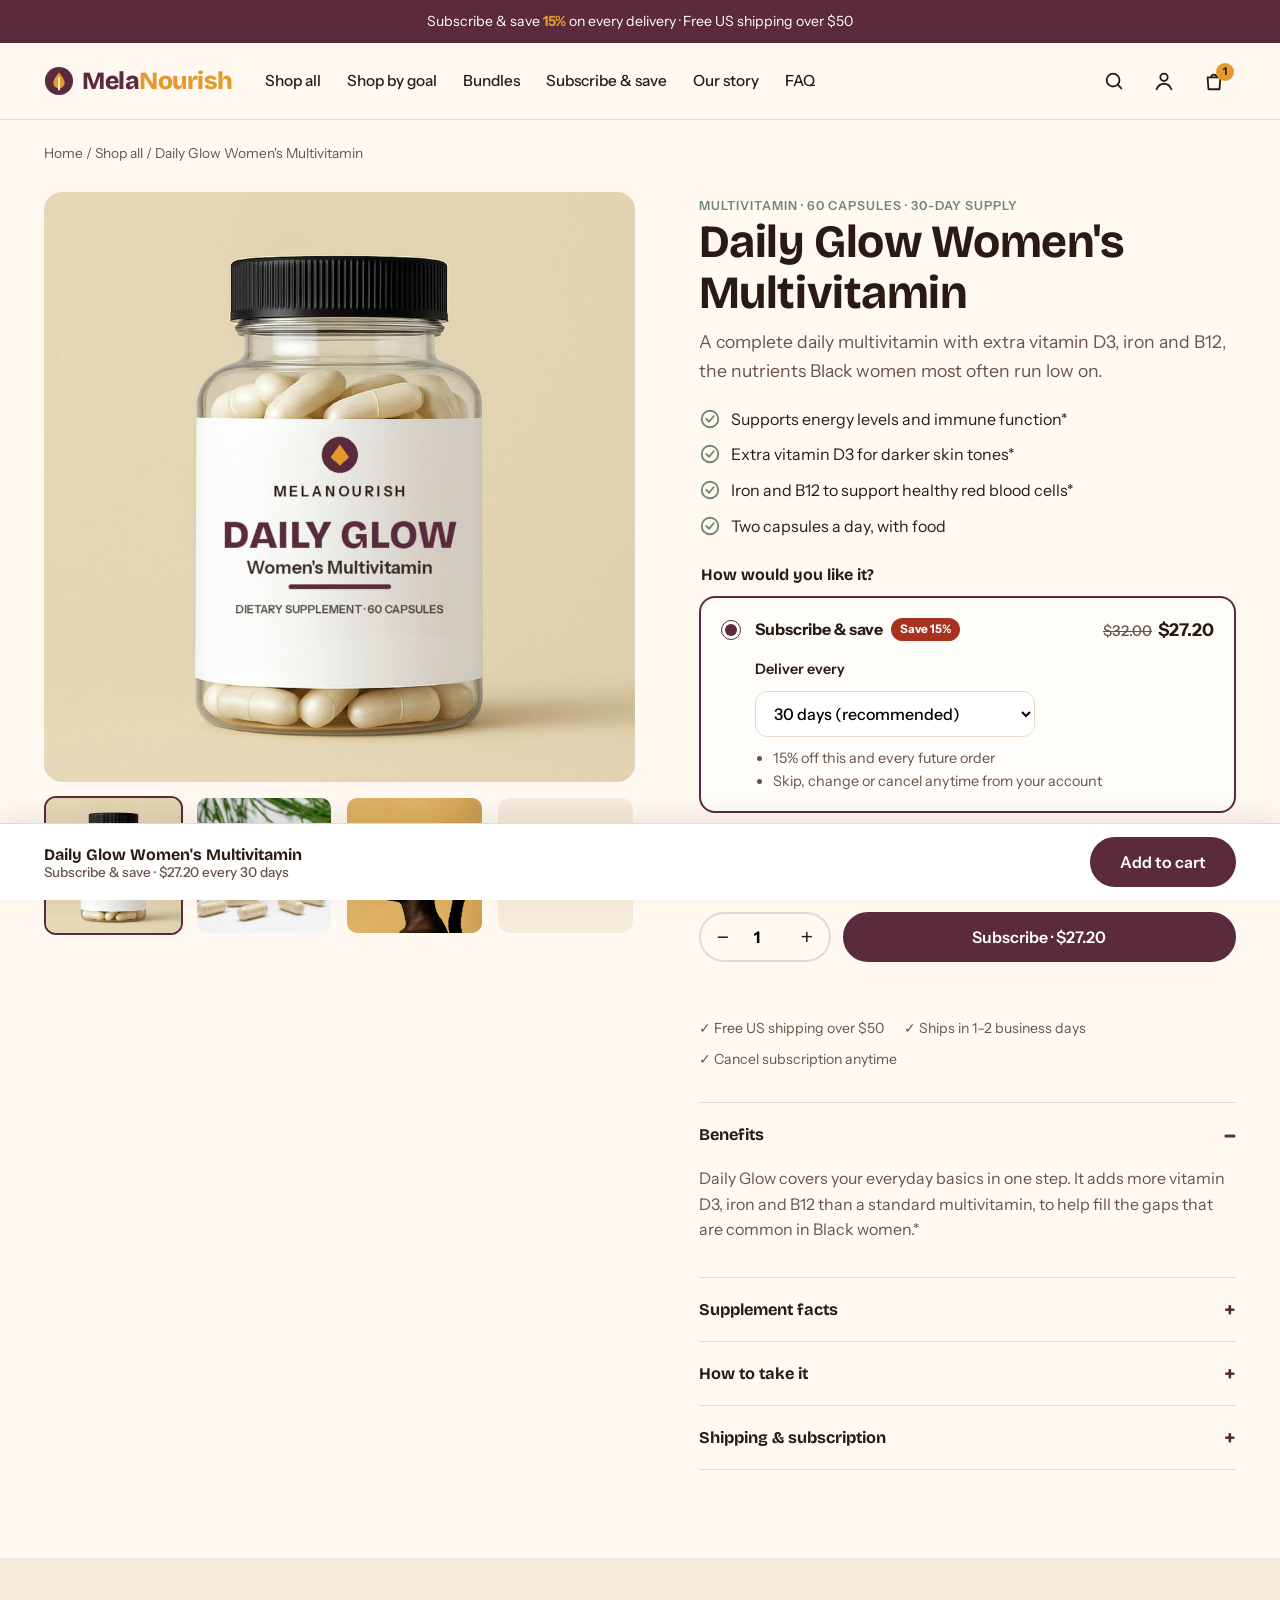
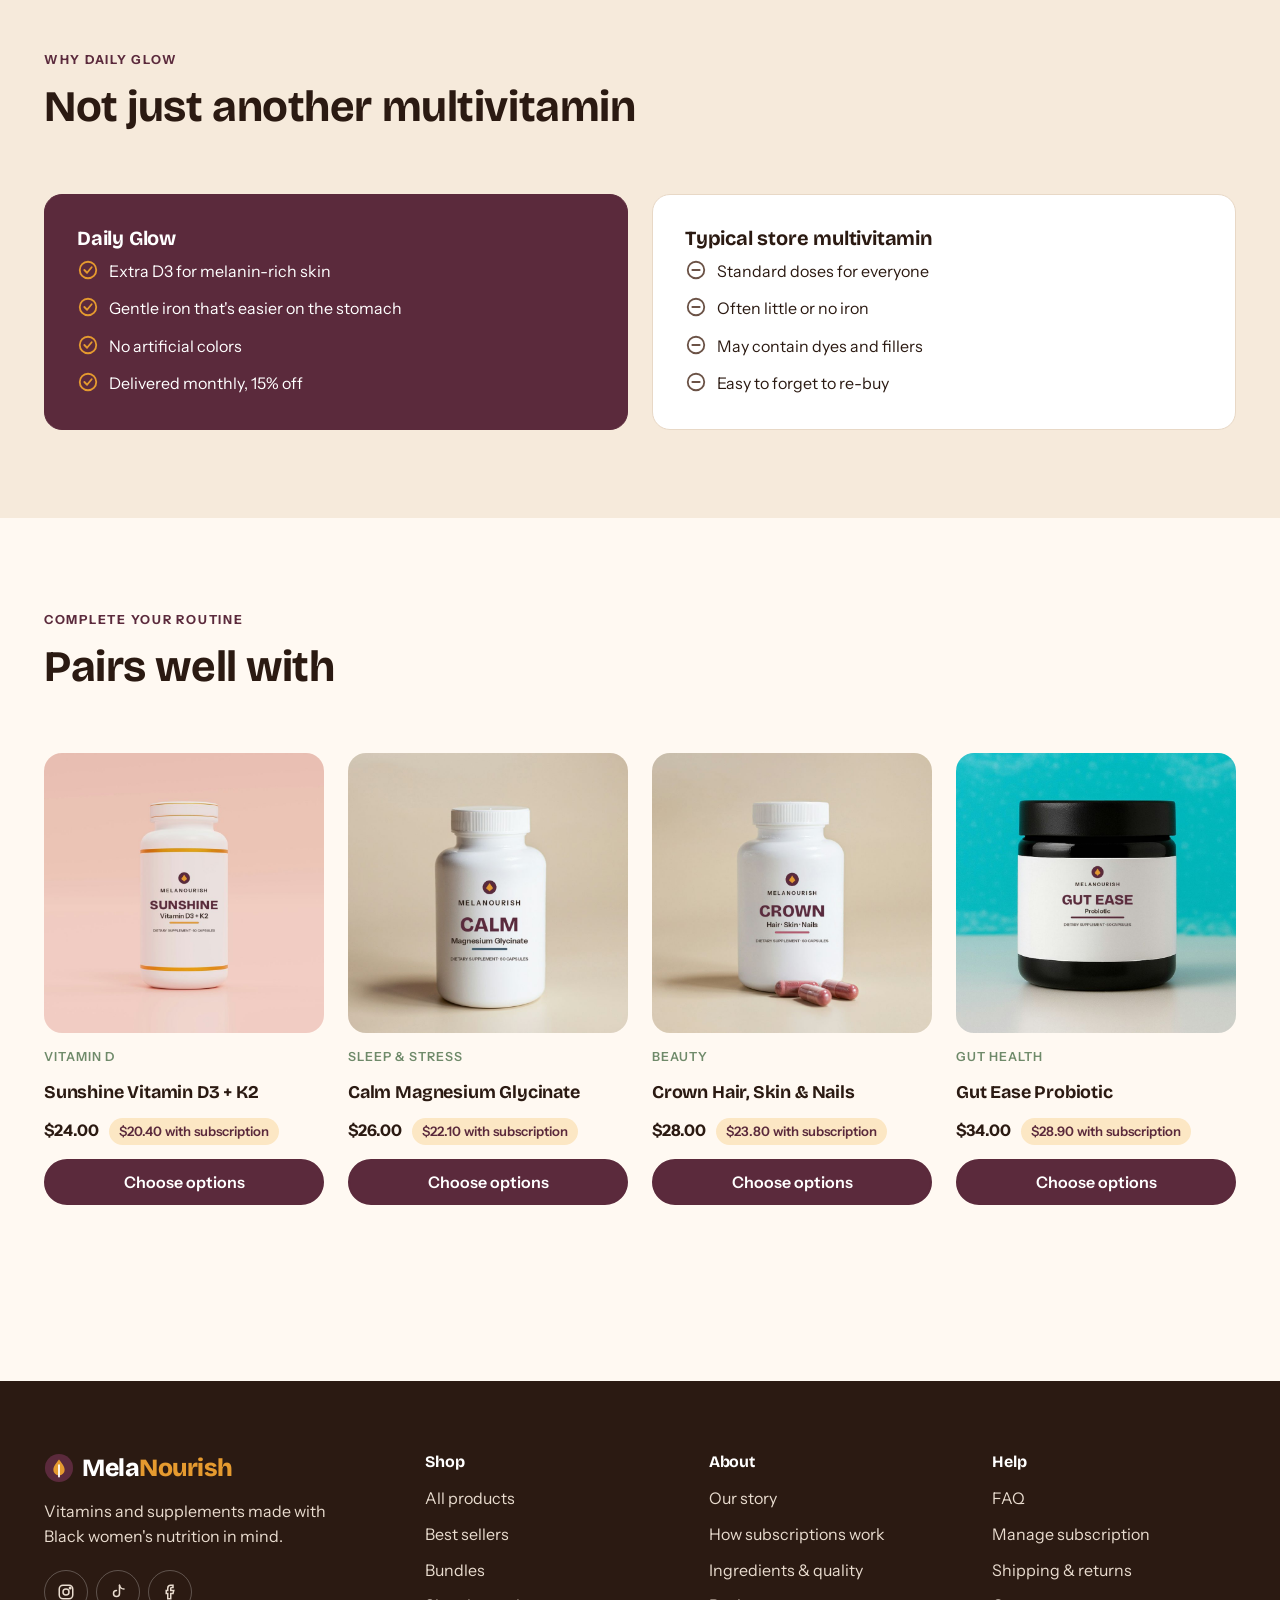
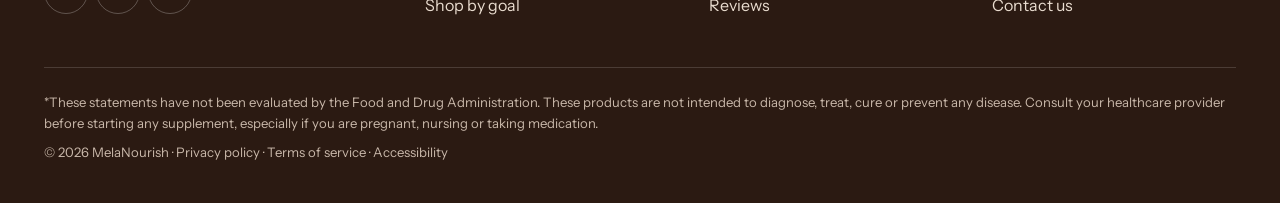
<file: product.html>
<!DOCTYPE html>
<html lang="en">
<head>
<meta charset="utf-8">
<meta name="viewport" content="width=device-width, initial-scale=1">
<title>Daily Glow Women's Multivitamin — MelaNourish (Product page mockup)</title>
<link rel="preconnect" href="https://fonts.googleapis.com">
<link rel="preconnect" href="https://fonts.gstatic.com" crossorigin>
<link href="https://fonts.googleapis.com/css2?family=Bricolage+Grotesque:opsz,wght@12..96,500;12..96,700;12..96,800&family=Instrument+Sans:wght@400;500;600;700&display=swap" rel="stylesheet">
<link rel="stylesheet" href="assets/theme.css">
</head>
<body class="has-sticky-atc">

<!-- ============================================================
     SVG icon sprite → snippets/icon-*.liquid
     ============================================================ -->
<svg width="0" height="0" style="position:absolute" aria-hidden="true">
  <defs>
    <symbol id="i-check" viewBox="0 0 24 24" fill="none" stroke="currentColor" stroke-width="2" stroke-linecap="round" stroke-linejoin="round"><circle cx="12" cy="12" r="9"/><path d="m8 12 3 3 5-6"/></symbol>
    <symbol id="i-minus" viewBox="0 0 24 24" fill="none" stroke="currentColor" stroke-width="2" stroke-linecap="round"><circle cx="12" cy="12" r="9"/><path d="M8 12h8"/></symbol>
    <symbol id="i-search" viewBox="0 0 24 24" fill="none" stroke="currentColor" stroke-width="2" stroke-linecap="round"><circle cx="11" cy="11" r="7"/><path d="m20 20-3.5-3.5"/></symbol>
    <symbol id="i-user" viewBox="0 0 24 24" fill="none" stroke="currentColor" stroke-width="2" stroke-linecap="round"><circle cx="12" cy="8" r="4"/><path d="M4 21c1.5-4 4.5-6 8-6s6.5 2 8 6"/></symbol>
    <symbol id="i-bag" viewBox="0 0 24 24" fill="none" stroke="currentColor" stroke-width="2" stroke-linejoin="round"><path d="M5 8h14l-1 13H6L5 8Z"/><path d="M9 8a3 3 0 0 1 6 0" stroke-linecap="round"/></symbol>
    <symbol id="i-menu" viewBox="0 0 24 24" fill="none" stroke="currentColor" stroke-width="2" stroke-linecap="round"><path d="M4 7h16M4 12h16M4 17h16"/></symbol>
    <symbol id="i-leaf" viewBox="0 0 24 24" fill="none" stroke="currentColor" stroke-width="2" stroke-linecap="round" stroke-linejoin="round"><path d="M5 19c0-8 5-14 15-14 0 10-6 15-14 15"/><path d="M5 19c3-4 6-6 10-8"/></symbol>
    <symbol id="i-sun" viewBox="0 0 24 24" fill="none" stroke="currentColor" stroke-width="2" stroke-linecap="round"><circle cx="12" cy="12" r="4"/><path d="M12 2v2M12 20v2M2 12h2M20 12h2M4.9 4.9l1.4 1.4M17.7 17.7l1.4 1.4M4.9 19.1l1.4-1.4M17.7 6.3l1.4-1.4"/></symbol>
    <symbol id="i-bolt" viewBox="0 0 24 24" fill="none" stroke="currentColor" stroke-width="2" stroke-linejoin="round"><path d="M13 2 4 14h7l-1 8 9-12h-7l1-8Z"/></symbol>
    <symbol id="i-sparkle" viewBox="0 0 24 24" fill="none" stroke="currentColor" stroke-width="2" stroke-linejoin="round"><path d="M12 3l1.8 5.2L19 10l-5.2 1.8L12 17l-1.8-5.2L5 10l5.2-1.8L12 3Z"/><path d="M19 16l.7 1.8 1.8.7-1.8.7L19 21l-.7-1.8-1.8-.7 1.8-.7L19 16Z"/></symbol>
    <symbol id="i-moon" viewBox="0 0 24 24" fill="none" stroke="currentColor" stroke-width="2" stroke-linejoin="round"><path d="M20 14.5A8 8 0 1 1 9.5 4a6.5 6.5 0 0 0 10.5 10.5Z"/></symbol>
    <symbol id="i-heart" viewBox="0 0 24 24" fill="none" stroke="currentColor" stroke-width="2" stroke-linejoin="round"><path d="M12 20s-7-4.4-7-10a4 4 0 0 1 7-2.6A4 4 0 0 1 19 10c0 5.6-7 10-7 10Z"/></symbol>
    <symbol id="i-flower" viewBox="0 0 24 24" fill="none" stroke="currentColor" stroke-width="2" stroke-linejoin="round"><circle cx="12" cy="12" r="2.5"/><path d="M12 9.5C12 6 13.5 4 12 3s-0 2.5 0 6.5ZM12 14.5c0 3.5-1.5 5.5 0 6.5s0-2.5 0-6.5ZM9.5 12C6 12 4 10.5 3 12s2.5 0 6.5 0ZM14.5 12c3.5 0 5.5 1.5 6.5 0s-2.5 0-6.5 0Z"/></symbol>
    <symbol id="i-shield" viewBox="0 0 24 24" fill="none" stroke="currentColor" stroke-width="2" stroke-linejoin="round"><path d="M12 3 5 6v6c0 4.5 3 7.5 7 9 4-1.5 7-4.5 7-9V6l-7-3Z"/><path d="m9 12 2 2 4-4" stroke-linecap="round"/></symbol>
    <symbol id="i-truck" viewBox="0 0 24 24" fill="none" stroke="currentColor" stroke-width="2" stroke-linejoin="round"><path d="M3 6h11v10H3zM14 10h4l3 3v3h-7"/><circle cx="7" cy="18" r="2"/><circle cx="17" cy="18" r="2"/></symbol>
    <symbol id="i-refresh" viewBox="0 0 24 24" fill="none" stroke="currentColor" stroke-width="2" stroke-linecap="round" stroke-linejoin="round"><path d="M20 11a8 8 0 0 0-14.9-3M4 13a8 8 0 0 0 14.9 3"/><path d="M4 4v4h4M20 20v-4h-4"/></symbol>
    <symbol id="i-flask" viewBox="0 0 24 24" fill="none" stroke="currentColor" stroke-width="2" stroke-linejoin="round"><path d="M9 3h6M10 3v6l-5 9a2 2 0 0 0 1.8 3h10.4a2 2 0 0 0 1.8-3l-5-9V3"/><path d="M7.5 15h9"/></symbol>
    <symbol id="i-ig" viewBox="0 0 24 24" fill="none" stroke="currentColor" stroke-width="2"><rect x="3" y="3" width="18" height="18" rx="5"/><circle cx="12" cy="12" r="4"/><circle cx="17.5" cy="6.5" r="1" fill="currentColor"/></symbol>
    <symbol id="i-tt" viewBox="0 0 24 24" fill="none" stroke="currentColor" stroke-width="2" stroke-linecap="round"><path d="M14 3v11a4 4 0 1 1-4-4"/><path d="M14 3c.5 3 2.5 5 6 5"/></symbol>
    <symbol id="i-fb" viewBox="0 0 24 24" fill="none" stroke="currentColor" stroke-width="2" stroke-linecap="round"><path d="M15 3h-2a4 4 0 0 0-4 4v3H7v4h2v7h4v-7h3l1-4h-4V7a1 1 0 0 1 1-1h2V3Z"/></symbol>
    <symbol id="i-logo" viewBox="0 0 32 32"><circle cx="16" cy="16" r="15" fill="#5B2A3C"/><path d="M16 7c3 4 6 7 6 11a6 6 0 0 1-12 0c0-4 3-7 6-11Z" fill="#E59A2F"/><path d="M16 13v12" stroke="#FFF9F2" stroke-width="2" stroke-linecap="round"/></symbol>
  </defs>
</svg>

<!-- ============================================================
     SECTION: announcement-bar   (sections/announcement-bar.liquid)
     settings: text (richtext), link (url)
     ============================================================ -->
<div class="announcement-bar" data-section-type="announcement-bar">
  <p style="margin:0">Subscribe &amp; save <strong>15%</strong> on every delivery · Free US shipping over $50</p>
</div>

<!-- ============================================================
     SECTION: header   (sections/header.liquid)
     settings: logo (image_picker), menu (link_list), show_search, show_account
     ============================================================ -->
<header class="site-header" data-section-type="header">
  <div class="page-width site-header__inner">
    <a class="logo" href="index.html" aria-label="MelaNourish home"><svg aria-hidden="true"><use href="#i-logo"/></svg><span class="logo__word">Mela<span>Nourish</span></span></a>
    <nav class="main-nav" id="main-nav" aria-label="Main">
      <div class="main-nav__top">
        <span class="logo"><svg aria-hidden="true"><use href="#i-logo"/></svg><span class="logo__word">Mela<span>Nourish</span></span></span>
        <button class="icon-button" type="button" aria-label="Close menu" data-menu-close><svg aria-hidden="true" viewBox="0 0 24 24" fill="none" stroke="currentColor" stroke-width="2" stroke-linecap="round"><path d="M6 6l12 12M18 6 6 18"/></svg></button>
      </div>
      <ul>
        <li><a href="index.html#best-sellers">Shop all</a></li>
        <li><a href="index.html#shop-by-goal">Shop by goal</a></li>
        <li><a href="index.html#bundles">Bundles</a></li>
        <li><a href="index.html#how-it-works">Subscribe &amp; save</a></li>
        <li><a href="index.html#our-story">Our story</a></li>
        <li><a href="index.html#faq">FAQ</a></li>
      </ul>
      <div class="main-nav__footer">
        <a class="button" href="index.html#best-sellers">Shop best sellers</a>
        <a class="button button--secondary" href="#">Log in / Manage subscription</a>
      </div>
    </nav>
    <button class="nav-overlay" type="button" tabindex="-1" aria-label="Close menu" data-nav-overlay></button>
    <div class="header-icons">
      <button class="icon-button" type="button" aria-label="Search" aria-controls="search-overlay" data-search-open><svg aria-hidden="true"><use href="#i-search"/></svg></button>
      <a class="icon-button icon-button--account" href="#" aria-label="Account"><svg aria-hidden="true"><use href="#i-user"/></svg></a>
      <a class="icon-button" href="#cart" aria-label="Open cart, 0 items" aria-controls="cart-drawer" data-cart-open><svg aria-hidden="true"><use href="#i-bag"/></svg><span class="cart-count" data-cart-count>0</span></a>
      <button class="icon-button menu-toggle" type="button" aria-label="Open menu" aria-expanded="false" aria-controls="main-nav" data-menu-toggle><svg aria-hidden="true"><use href="#i-menu"/></svg></button>
    </div>
  </div>
</header>

<!-- ============================================================
     SNIPPET: cart-drawer   (snippets/cart-drawer.liquid, rendered in layout/theme.liquid)
     settings: free_shipping_threshold, upsell_product, checkout_note
     ============================================================ -->

<!-- ============================================================
     SNIPPET: predictive-search   (snippets/predictive-search.liquid + sections/predictive-search.liquid)
     settings: popular_searches (list), quick_links (link_list), featured_collection
     ============================================================ -->
<div class="search-overlay" id="search-overlay" role="dialog" aria-modal="true" aria-label="Search" data-search>
  <div class="search-top">
    <div class="page-width search-top__inner">
      <form class="search-field" action="#" role="search" data-search-form>
        <svg aria-hidden="true"><use href="#i-search"/></svg>
        <label class="visually-hidden" for="search-input">Search products</label>
        <input id="search-input" type="search" name="q" placeholder="Search vitamins, goals, ingredients…" autocomplete="off" data-search-input>
        <button class="search-clear" type="button" hidden data-search-clear>Clear</button>
      </form>
      <button class="icon-button" type="button" aria-label="Close search" data-search-close><svg aria-hidden="true" viewBox="0 0 24 24" fill="none" stroke="currentColor" stroke-width="2" stroke-linecap="round"><path d="M6 6l12 12M18 6 6 18"/></svg></button>
    </div>
  </div>

  <div class="page-width search-body">
    <!-- default state -->
    <div class="search-block" data-search-default>
      <h2>Popular searches</h2>
      <ul class="chips">
        <li><button class="chip-btn" type="button" data-search-term="Vitamin D">Vitamin D</button></li>
        <li><button class="chip-btn" type="button" data-search-term="Iron">Iron</button></li>
        <li><button class="chip-btn" type="button" data-search-term="Hair">Hair growth</button></li>
        <li><button class="chip-btn" type="button" data-search-term="Magnesium">Magnesium</button></li>
        <li><button class="chip-btn" type="button" data-search-term="Sleep">Sleep</button></li>
        <li><button class="chip-btn" type="button" data-search-term="Gut">Bloating</button></li>
      </ul>
    </div>
    <div class="search-block" data-search-default>
      <h2>Shop by goal</h2>
      <ul class="chips">
        <li><a class="chip-btn" href="index.html#shop-by-goal" data-search-link><svg aria-hidden="true"><use href="#i-bolt"/></svg>Energy</a></li>
        <li><a class="chip-btn" href="index.html#shop-by-goal" data-search-link><svg aria-hidden="true"><use href="#i-sparkle"/></svg>Hair &amp; skin</a></li>
        <li><a class="chip-btn" href="index.html#shop-by-goal" data-search-link><svg aria-hidden="true"><use href="#i-flower"/></svg>Hormones</a></li>
        <li><a class="chip-btn" href="index.html#shop-by-goal" data-search-link><svg aria-hidden="true"><use href="#i-moon"/></svg>Sleep &amp; stress</a></li>
        <li><a class="chip-btn" href="index.html#bundles" data-search-link><svg aria-hidden="true"><use href="#i-shield"/></svg>Bundles</a></li>
      </ul>
    </div>

    <!-- results (default: trending products; typing: matches) -->
    <div class="search-block">
      <h2 data-search-heading>Trending now</h2>
      <p class="search-count" data-search-count hidden></p>
      <ul class="search-results" data-search-results aria-live="polite"></ul>
      <p class="search-empty" data-search-empty hidden>No products found. Try "vitamin D", "iron" or "sleep".</p>
      <div class="search-all" data-search-all hidden><a class="button button--secondary" href="index.html#best-sellers" data-search-link>View all results</a></div>
    </div>
  </div>
</div>

<button class="cart-overlay" type="button" tabindex="-1" aria-label="Close cart" data-cart-overlay></button>
<aside class="cart-drawer" id="cart-drawer" role="dialog" aria-modal="true" aria-labelledby="cart-title" data-cart-drawer>
  <div class="cart-drawer__head">
    <h2 id="cart-title">Your cart <span class="cart-drawer__count" data-cart-drawer-count>0</span></h2>
    <button class="icon-button" type="button" aria-label="Close cart" data-cart-close><svg aria-hidden="true" viewBox="0 0 24 24" fill="none" stroke="currentColor" stroke-width="2" stroke-linecap="round"><path d="M6 6l12 12M18 6 6 18"/></svg></button>
  </div>

  <div class="ship-bar">
    <p data-ship-text>You're <strong>$50.00</strong> away from free shipping</p>
    <div class="ship-bar__track"><div class="ship-bar__fill" data-ship-fill></div></div>
  </div>

  <ul class="cart-items" data-cart-items aria-live="polite"></ul>

  <div class="cart-empty">
    <svg aria-hidden="true"><use href="#i-bag"/></svg>
    <h3>Your cart is empty</h3>
    <p>Start with our best sellers or build your own routine.</p>
    <a class="button" href="index.html#best-sellers" data-cart-close>Shop best sellers</a>
  </div>

  <div class="cart-upsell" data-cart-upsell>
    <h3>Pairs well with</h3>
    <div class="upsell-card">
      <img src="assets/images/product-d3-k2.jpg" alt="" width="900" height="900" loading="lazy">
      <div><strong>Sunshine D3 + K2</strong><span>$24.00</span></div>
      <button class="button button--secondary" type="button" data-upsell-add>Add</button>
    </div>
  </div>

  <div class="cart-drawer__foot">
    <div class="cart-totals">
      <div><span>Subtotal</span><span data-cart-subtotal>$0.00</span></div>
      <div class="is-save" data-cart-save-row><span>Subscription savings</span><span data-cart-save>−$0.00</span></div>
      <div><span>Shipping</span><span data-cart-ship>Calculated at checkout</span></div>
      <div class="is-total"><span>Total</span><span data-cart-total>$0.00</span></div>
    </div>
    <button class="button" type="button" data-checkout>Checkout securely</button>
    <p class="checkout-msg" data-checkout-msg role="status"></p>
    <p class="cart-drawer__note">Subscriptions renew automatically. Skip or cancel anytime.</p>
  </div>
</aside>


<main id="main">

<!-- ============================================================
     SECTION: main-product   (sections/main-product.liquid)
     blocks: title, subtitle, highlights, purchase_options (selling plans), buy_buttons, collapsible_tab ×4
     Subscription: Shopify Selling Plans (Shopify Subscriptions app / Recharge / Appstle).
     In Liquid: product.selling_plan_groups → radio + <select name="selling_plan">
     ============================================================ -->
<div class="page-width">
  <nav class="breadcrumbs" aria-label="Breadcrumb"><a href="index.html">Home</a> / <a href="index.html#best-sellers">Shop all</a> / <span aria-current="page">Daily Glow Women's Multivitamin</span></nav>

  <section class="product" data-section-type="main-product">
    <!-- product media gallery -->
    <div class="product__media">
      <div class="product__main-media"><img src="assets/images/product-daily-glow.jpg" alt="Daily Glow Women's Multivitamin bottle" width="900" height="900" data-main-media></div>
      <div class="product__thumbs" role="group" aria-label="Product images">
        <button type="button" aria-current="true" aria-label="Show image 1: bottle" data-thumb data-src="assets/images/product-daily-glow.jpg" data-alt="Daily Glow Women's Multivitamin bottle"><img src="assets/images/product-daily-glow.jpg" alt="" width="900" height="900"></button>
        <button type="button" aria-current="false" aria-label="Show image 2: capsules" data-thumb data-src="assets/images/capsules.jpg" data-alt="Capsules spilling from a bottle"><img src="assets/images/capsules.jpg" alt="" width="900" height="900" loading="lazy"></button>
        <button type="button" aria-current="false" aria-label="Show image 3: lifestyle" data-thumb data-src="assets/images/lifestyle-profile.jpg" data-alt="Woman in profile against a warm background"><img src="assets/images/lifestyle-profile.jpg" alt="" width="900" height="900" loading="lazy"></button>
        <button type="button" aria-current="false" aria-label="Show image 4: supplement facts" data-thumb data-facts><span class="thumb-panel">Supplement facts</span></button>
      </div>
    </div>

    <!-- product info -->
    <div class="product__info">
      <span class="product-card__type">Multivitamin · 60 capsules · 30-day supply</span>
      <h1>Daily Glow Women's Multivitamin</h1>
      <p class="product__subtitle">A complete daily multivitamin with extra vitamin D3, iron and B12, the nutrients Black women most often run low on.</p>

      <ul class="product__highlights">
        <li><svg aria-hidden="true"><use href="#i-check"/></svg>Supports energy levels and immune function*</li>
        <li><svg aria-hidden="true"><use href="#i-check"/></svg>Extra vitamin D3 for darker skin tones*</li>
        <li><svg aria-hidden="true"><use href="#i-check"/></svg>Iron and B12 to support healthy red blood cells*</li>
        <li><svg aria-hidden="true"><use href="#i-check"/></svg>Two capsules a day, with food</li>
      </ul>

      <form data-product-form novalidate>
        <fieldset class="purchase-options">
          <legend>How would you like it?</legend>

          <div class="purchase-option">
            <label class="purchase-option__row">
              <input type="radio" name="purchase_type" value="subscription" checked data-purchase-type>
              <span class="purchase-option__title">Subscribe &amp; save<em>Save 15%</em></span>
              <span class="purchase-option__price"><s>$32.00</s>$27.20</span>
            </label>
            <div class="subscription-details" data-subscription-details>
              <label for="selling-plan">Deliver every</label>
              <select id="selling-plan" name="selling_plan" data-selling-plan>
                <option value="30">30 days (recommended)</option>
                <option value="60">60 days</option>
                <option value="90">90 days</option>
              </select>
              <ul>
                <li>15% off this and every future order</li>
                <li>Skip, change or cancel anytime from your account</li>
              </ul>
            </div>
          </div>

          <div class="purchase-option">
            <label class="purchase-option__row">
              <input type="radio" name="purchase_type" value="onetime" data-purchase-type>
              <span class="purchase-option__title">One-time purchase</span>
              <span class="purchase-option__price">$32.00</span>
            </label>
          </div>
        </fieldset>

        <div class="buy-row">
          <div class="qty">
            <button type="button" aria-label="Decrease quantity" data-qty-minus>−</button>
            <label class="visually-hidden" for="qty">Quantity</label>
            <input id="qty" type="number" name="quantity" value="1" min="1" max="9" inputmode="numeric" data-qty>
            <button type="button" aria-label="Increase quantity" data-qty-plus>+</button>
          </div>
          <button class="button button--full" type="submit" data-atc>Subscribe · $27.20</button>
        </div>
        <p class="added-message" data-added role="status"></p>
      </form>

      <div class="product__assurance">
        <span>✓ Free US shipping over $50</span>
        <span>✓ Ships in 1–2 business days</span>
        <span>✓ Cancel subscription anytime</span>
      </div>

      <div class="product-tabs">
        <details open>
          <summary>Benefits</summary>
          <div class="tab-body"><p>Daily Glow covers your everyday basics in one step. It adds more vitamin D3, iron and B12 than a standard multivitamin, to help fill the gaps that are common in Black women.*</p></div>
        </details>
        <details data-facts-tab>
          <summary>Supplement facts</summary>
          <div class="tab-body">
            <table class="facts-table">
              <caption>Supplement Facts</caption>
              <thead><tr><th scope="col">Serving size: 2 capsules</th><th scope="col">% DV</th></tr></thead>
              <tbody>
                <tr><td>Vitamin D3 (as cholecalciferol) [amount]</td><td>[%]</td></tr>
                <tr><td>Iron (as ferrous bisglycinate) [amount]</td><td>[%]</td></tr>
                <tr><td>Vitamin B12 (as methylcobalamin) [amount]</td><td>[%]</td></tr>
                <tr><td>Folate [amount]</td><td>[%]</td></tr>
                <tr><td>Magnesium [amount]</td><td>[%]</td></tr>
              </tbody>
            </table>
            <p style="margin-top:12px;font-size:.85rem">Final values come from the supplier's product spec sheet.</p>
          </div>
        </details>
        <details>
          <summary>How to take it</summary>
          <div class="tab-body"><p>Take 2 capsules daily with a meal and a glass of water. Do not exceed the recommended dose.</p></div>
        </details>
        <details>
          <summary>Shipping &amp; subscription</summary>
          <div class="tab-body"><p>Orders ship from the US within 1–2 business days. Subscriptions renew on your schedule, and we email you before every shipment so you can skip or change it.</p></div>
        </details>
      </div>
    </div>
  </section>
</div>

<!-- ============================================================
     SECTION: comparison   (sections/comparison.liquid)
     blocks: ours_point ×4, theirs_point ×4
     ============================================================ -->
<section class="section section--surface" data-section-type="comparison">
  <div class="page-width">
    <div class="section-header">
      <div>
        <span class="eyebrow">Why Daily Glow</span>
        <h2>Not just another multivitamin</h2>
      </div>
    </div>
    <div class="compare">
      <div class="compare__col compare__col--ours">
        <h3>Daily Glow</h3>
        <ul>
          <li><svg aria-hidden="true"><use href="#i-check"/></svg>Extra D3 for melanin-rich skin</li>
          <li><svg aria-hidden="true"><use href="#i-check"/></svg>Gentle iron that's easier on the stomach</li>
          <li><svg aria-hidden="true"><use href="#i-check"/></svg>No artificial colors</li>
          <li><svg aria-hidden="true"><use href="#i-check"/></svg>Delivered monthly, 15% off</li>
        </ul>
      </div>
      <div class="compare__col">
        <h3>Typical store multivitamin</h3>
        <ul>
          <li><svg aria-hidden="true"><use href="#i-minus"/></svg>Standard doses for everyone</li>
          <li><svg aria-hidden="true"><use href="#i-minus"/></svg>Often little or no iron</li>
          <li><svg aria-hidden="true"><use href="#i-minus"/></svg>May contain dyes and fillers</li>
          <li><svg aria-hidden="true"><use href="#i-minus"/></svg>Easy to forget to re-buy</li>
        </ul>
      </div>
    </div>
  </div>
</section>

<!-- ============================================================
     SECTION: related-products   (sections/related-products.liquid, uses product-card snippet)
     ============================================================ -->
<section class="section" data-section-type="related-products">
  <div class="page-width">
    <div class="section-header">
      <div>
        <span class="eyebrow">Complete your routine</span>
        <h2>Pairs well with</h2>
      </div>
    </div>
    <div class="product-grid">
      <article class="product-card">
        <div class="product-card__media"><a href="product.html" class="product-media"><img src="assets/images/product-d3-k2.jpg" alt="Sunshine D3 + K2 supplement bottle" width="900" height="900" loading="lazy"></a></div>
        <span class="product-card__type">Vitamin D</span>
        <h3 class="product-card__title"><a href="product.html">Sunshine Vitamin D3 + K2</a></h3>
        <div class="product-card__price">$24.00 <span class="product-card__sub">$20.40 with subscription</span></div>
        <a class="button" href="product.html">Choose options</a>
      </article>
      <article class="product-card">
        <div class="product-card__media"><a href="product.html" class="product-media"><img src="assets/images/product-magnesium.jpg" alt="Calm Magnesium Glycinate supplement bottle" width="900" height="900" loading="lazy"></a></div>
        <span class="product-card__type">Sleep &amp; stress</span>
        <h3 class="product-card__title"><a href="product.html">Calm Magnesium Glycinate</a></h3>
        <div class="product-card__price">$26.00 <span class="product-card__sub">$22.10 with subscription</span></div>
        <a class="button" href="product.html">Choose options</a>
      </article>
      <article class="product-card">
        <div class="product-card__media"><a href="product.html" class="product-media"><img src="assets/images/product-crown.jpg" alt="Crown Hair, Skin and Nails supplement bottle" width="900" height="900" loading="lazy"></a></div>
        <span class="product-card__type">Beauty</span>
        <h3 class="product-card__title"><a href="product.html">Crown Hair, Skin &amp; Nails</a></h3>
        <div class="product-card__price">$28.00 <span class="product-card__sub">$23.80 with subscription</span></div>
        <a class="button" href="product.html">Choose options</a>
      </article>
      <article class="product-card">
        <div class="product-card__media"><a href="product.html" class="product-media"><img src="assets/images/product-probiotic.jpg" alt="Gut Ease Probiotic supplement bottle" width="900" height="900" loading="lazy"></a></div>
        <span class="product-card__type">Gut health</span>
        <h3 class="product-card__title"><a href="product.html">Gut Ease Probiotic</a></h3>
        <div class="product-card__price">$34.00 <span class="product-card__sub">$28.90 with subscription</span></div>
        <a class="button" href="product.html">Choose options</a>
      </article>
    </div>
  </div>
</section>

</main>

<!-- snippets/sticky-add-to-cart.liquid -->
<div class="sticky-atc" data-sticky-atc aria-hidden="true">
  <div class="page-width sticky-atc__inner">
    <span class="sticky-atc__name">Daily Glow Women's Multivitamin<small data-sticky-price>Subscribe &amp; save · $27.20</small></span>
    <button class="button" type="button" data-sticky-button tabindex="-1">Add to cart</button>
  </div>
</div>


<!-- ============================================================
     SECTION: footer   (sections/footer.liquid)
     blocks: menu (link_list) ×3, brand_info (text + social)
     settings: disclaimer (richtext)
     ============================================================ -->
<footer class="site-footer" data-section-type="footer">
  <div class="page-width">
    <div class="footer__grid">
      <div>
        <a class="logo" href="index.html" aria-label="MelaNourish home"><svg aria-hidden="true"><use href="#i-logo"/></svg><span class="logo__word">Mela<span>Nourish</span></span></a>
        <p style="margin-top:16px;max-width:300px">Vitamins and supplements made with Black women's nutrition in mind.</p>
        <div class="social">
          <a href="#" aria-label="Instagram"><svg aria-hidden="true"><use href="#i-ig"/></svg></a>
          <a href="#" aria-label="TikTok"><svg aria-hidden="true"><use href="#i-tt"/></svg></a>
          <a href="#" aria-label="Facebook"><svg aria-hidden="true"><use href="#i-fb"/></svg></a>
        </div>
      </div>
      <div><h3>Shop</h3><ul><li><a href="index.html#best-sellers">All products</a></li><li><a href="index.html#best-sellers">Best sellers</a></li><li><a href="index.html#bundles">Bundles</a></li><li><a href="index.html#shop-by-goal">Shop by goal</a></li></ul></div>
      <div><h3>About</h3><ul><li><a href="index.html#our-story">Our story</a></li><li><a href="index.html#how-it-works">How subscriptions work</a></li><li><a href="#">Ingredients &amp; quality</a></li><li><a href="#">Reviews</a></li></ul></div>
      <div><h3>Help</h3><ul><li><a href="index.html#faq">FAQ</a></li><li><a href="#">Manage subscription</a></li><li><a href="#">Shipping &amp; returns</a></li><li><a href="#">Contact us</a></li></ul></div>
    </div>
    <div class="disclaimer">
      <p>*These statements have not been evaluated by the Food and Drug Administration. These products are not intended to diagnose, treat, cure or prevent any disease. Consult your healthcare provider before starting any supplement, especially if you are pregnant, nursing or taking medication.</p>
      <p>© 2026 MelaNourish · Privacy policy · Terms of service · Accessibility</p>
    </div>
  </div>
</footer>

<script src="assets/theme.js"></script>
</body>
</html>
</file>
<file: assets/theme.css>
/* =========================================================
   MelaNourish — Mockup theme stylesheet
   Every :root variable below maps 1:1 to a future
   config/settings_schema.json setting (see comments).
   Section styles are grouped by the Shopify section file
   they will become: sections/<name>.liquid
   ========================================================= */

:root {
  /* settings: colors */
  --color-background: #FFF9F2;      /* colors_background */
  --color-surface: #F6EADB;         /* colors_surface */
  --color-text: #2B1A12;            /* colors_text */
  --color-text-muted: #6B5246;      /* colors_text_muted */
  --color-primary: #5B2A3C;         /* colors_primary (deep plum) */
  --color-primary-contrast: #FFFFFF;
  --color-accent: #E59A2F;          /* colors_accent (marigold) */
  --color-accent-soft: #FCE7C4;
  --color-sage: #6F8A6A;            /* colors_secondary */
  --color-border: #E8D8C6;
  --color-sale: #A6321F;

  /* settings: typography */
  --font-heading: "Bricolage Grotesque", "Helvetica Neue", Arial, sans-serif; /* type_header_font */
  --font-body: "Instrument Sans", "Helvetica Neue", Arial, sans-serif;        /* type_body_font */
  --heading-weight: 700;

  /* settings: layout */
  --page-width: 1240px;             /* page_width */
  --radius: 18px;                   /* card_corner_radius */
  --radius-button: 999px;           /* button_corner_radius */
  --section-spacing: 88px;          /* spacing_sections */
  --gap: 24px;
}

*, *::before, *::after { box-sizing: border-box; }
html { scroll-behavior: smooth; }
body {
  margin: 0;
  background: var(--color-background);
  color: var(--color-text);
  font-family: var(--font-body);
  font-size: 16px;
  line-height: 1.6;
  -webkit-font-smoothing: antialiased;
}
img { max-width: 100%; display: block; }
a { color: inherit; }
h1, h2, h3, h4 {
  font-family: var(--font-heading);
  font-weight: var(--heading-weight);
  line-height: 1.1;
  margin: 0 0 .5em;
  letter-spacing: -0.01em;
}
h1 { font-size: clamp(2.4rem, 5vw, 4.2rem); }
h2 { font-size: clamp(1.9rem, 3.4vw, 2.8rem); }
h3 { font-size: 1.25rem; }
p { margin: 0 0 1em; }

.page-width { max-width: var(--page-width); margin: 0 auto; padding: 0 24px; }
.section { padding: var(--section-spacing) 0; }
.section--surface { background: var(--color-surface); }
.section--primary { background: var(--color-primary); color: var(--color-primary-contrast); }
.section-header { display: flex; justify-content: space-between; align-items: end; gap: 24px; margin-bottom: 40px; flex-wrap: wrap; }
.section-header p { color: var(--color-text-muted); max-width: 560px; margin: 0; }
.section--primary .section-header p { color: rgba(255,255,255,.82); }
.eyebrow {
  display: inline-block; font-size: .78rem; font-weight: 700; letter-spacing: .14em;
  text-transform: uppercase; color: var(--color-primary); margin-bottom: 14px;
}
.section--primary .eyebrow { color: var(--color-accent); }
.visually-hidden { position: absolute !important; width: 1px; height: 1px; overflow: hidden; clip: rect(0 0 0 0); white-space: nowrap; }

/* ---------- snippets/button ---------- */
.button {
  display: inline-flex; align-items: center; justify-content: center; gap: 10px;
  min-height: 50px; padding: 0 28px; border-radius: var(--radius-button);
  font: 600 1rem var(--font-body); text-decoration: none; cursor: pointer;
  border: 2px solid var(--color-primary); background: var(--color-primary); color: var(--color-primary-contrast);
  transition: transform .15s ease, background .15s ease;
}
.button:hover { transform: translateY(-1px); background: #4A2131; }
.button--secondary { background: transparent; color: var(--color-primary); }
.button--secondary:hover { background: var(--color-primary); color: #fff; }
.button--accent { background: var(--color-accent); border-color: var(--color-accent); color: var(--color-text); }
.button--accent:hover { background: #D88B1E; }
.button--light { background: #fff; border-color: #fff; color: var(--color-primary); }
.button--full { width: 100%; }
.link-arrow { font-weight: 600; text-decoration: none; border-bottom: 2px solid var(--color-accent); padding-bottom: 2px; }

/* ---------- snippets/bottle (placeholder product art; replace with product.featured_image) ---------- */
.bottle-art {
  position: relative; aspect-ratio: 1 / 1; border-radius: var(--radius);
  background: var(--art-bg, var(--color-accent-soft));
  display: grid; place-items: center; overflow: hidden;
}
.bottle {
  position: relative; width: 38%; height: 62%;
  background: var(--bottle, var(--color-primary)); border-radius: 22px 22px 16px 16px;
  box-shadow: inset -10px 0 0 rgba(0,0,0,.12), 0 18px 30px rgba(43,26,18,.18);
}
.bottle::before {
  content: ""; position: absolute; left: 18%; right: 18%; top: -16%; height: 18%;
  background: var(--cap, #2B1A12); border-radius: 8px 8px 3px 3px;
}
.bottle__label {
  position: absolute; left: 10%; right: 10%; top: 30%; padding: 10px 6px;
  background: #FFF9F2; border-radius: 8px; text-align: center;
  font: 700 .62rem/1.15 var(--font-heading); color: var(--color-text); letter-spacing: .02em;
}
.bottle__label small { overflow-wrap: anywhere; display: block; font: 500 .5rem var(--font-body); color: var(--color-text-muted); margin-top: 3px; letter-spacing: .08em; text-transform: uppercase; }
.bottle-art--pouch .bottle { width: 46%; height: 58%; border-radius: 10px 10px 26px 26px; }
.bottle-art--pouch .bottle::before { left: 0; right: 0; top: 0; height: 10%; border-radius: 10px 10px 0 0; background: rgba(0,0,0,.18); }

/* ---------- sections/announcement-bar ---------- */
.announcement-bar { background: var(--color-primary); color: #fff; font-size: .88rem; text-align: center; padding: 10px 16px; }
.announcement-bar strong { color: var(--color-accent); }

/* ---------- sections/header ---------- */
.site-header { position: sticky; top: 0; z-index: 20; background: rgba(255,249,242,.96); backdrop-filter: blur(8px); border-bottom: 1px solid var(--color-border); }
.site-header__inner { display: flex; align-items: center; gap: 32px; min-height: 76px; }
.logo { font: 800 1.55rem var(--font-heading); text-decoration: none; color: var(--color-primary); letter-spacing: -0.02em; display: flex; align-items: center; gap: 8px; }
.logo__word span { color: var(--color-accent); }
.logo svg { width: 30px; height: 30px; }
.main-nav { flex: 1; }
.main-nav ul { list-style: none; display: flex; gap: 26px; margin: 0; padding: 0; }
.main-nav a { text-decoration: none; font-weight: 500; font-size: .96rem; }
.main-nav a:hover { color: var(--color-primary); text-decoration: underline; text-underline-offset: 6px; text-decoration-color: var(--color-accent); }
.header-icons { display: flex; gap: 6px; align-items: center; }
.icon-button { width: 44px; height: 44px; display: grid; place-items: center; border: 0; background: transparent; border-radius: 50%; color: var(--color-text); cursor: pointer; position: relative; text-decoration: none; }
.icon-button:hover { background: var(--color-surface); }
.icon-button svg { width: 22px; height: 22px; }
.cart-count { position: absolute; top: 4px; right: 2px; background: var(--color-accent); color: var(--color-text); font-size: .68rem; font-weight: 700; min-width: 18px; height: 18px; border-radius: 9px; display: grid; place-items: center; }
.menu-toggle { display: none; }
.main-nav__top, .main-nav__footer, .nav-overlay { display: none; }

/* ---------- sections/hero ---------- */
.hero { padding: 64px 0 72px; overflow: hidden; }
.hero__grid { display: grid; grid-template-columns: 1.05fr 1fr; gap: 56px; align-items: center; }
.hero__text p { font-size: 1.15rem; color: var(--color-text-muted); max-width: 520px; }
.hero__ctas { display: flex; gap: 14px; flex-wrap: wrap; margin: 30px 0 34px; }
.hero__badges { display: flex; flex-wrap: wrap; gap: 10px 22px; list-style: none; padding: 0; margin: 0; font-size: .9rem; font-weight: 600; }
.hero__badges li { display: flex; align-items: center; gap: 8px; }
.hero__badges svg { width: 20px; height: 20px; color: var(--color-sage); flex: none; }
.hero__visual { position: relative; aspect-ratio: 1 / 1; border-radius: 40% 60% 55% 45% / 50% 45% 55% 50%; background: var(--color-accent-soft); display: grid; place-items: center; }
.hero__visual .bottle-trio { display: flex; align-items: end; gap: 6%; width: 78%; height: 70%; }
.hero__visual .bottle { width: 30%; height: 72%; }
.hero__visual .bottle:nth-child(2) { height: 88%; }
.hero__visual .bottle__label { font-size: .7rem; }
.hero__sticker { position: absolute; right: 2%; top: 10%; width: 132px; height: 132px; border-radius: 50%; background: var(--color-primary); color: #fff; display: grid; place-items: center; text-align: center; font: 700 1rem/1.15 var(--font-heading); transform: rotate(-10deg); padding: 14px; }
.hero__sticker b { display: block; font-size: 1.9rem; color: var(--color-accent); }

/* ---------- sections/shop-by-goal (collection-list) ---------- */
.goal-grid { display: grid; grid-template-columns: repeat(4, 1fr); gap: 16px; }
.goal-card { display: flex; flex-direction: column; gap: 14px; padding: 24px; border-radius: var(--radius); background: #fff; border: 1px solid var(--color-border); text-decoration: none; transition: border-color .15s ease, transform .15s ease; min-height: 172px; }
.goal-card:hover { border-color: var(--color-primary); transform: translateY(-2px); }
.goal-card__icon { width: 48px; height: 48px; border-radius: 14px; display: grid; place-items: center; background: var(--tint, var(--color-accent-soft)); color: var(--color-primary); }
.goal-card__icon svg { width: 24px; height: 24px; }
.goal-card h3 { margin: 0; font-size: 1.1rem; }
.goal-card p { margin: 0; font-size: .9rem; color: var(--color-text-muted); }

/* ---------- snippets/product-card ---------- */
.product-grid { display: grid; grid-template-columns: repeat(4, 1fr); gap: var(--gap); }
.product-card { display: flex; flex-direction: column; gap: 14px; }
.product-card__media { position: relative; }
.product-card__badge { position: absolute; top: 14px; left: 14px; z-index: 1; background: #fff; border-radius: 999px; padding: 4px 12px; font-size: .74rem; font-weight: 700; color: var(--color-primary); }
.product-card__badge--accent { background: var(--color-primary); color: #fff; }
.product-card__type { font-size: .78rem; font-weight: 600; letter-spacing: .08em; text-transform: uppercase; color: var(--color-sage); }
.product-card__title { font: 700 1.12rem/1.25 var(--font-heading); margin: 0; }
.product-card__title a { text-decoration: none; }
.product-card__title a:hover { text-decoration: underline; }
.product-card__benefit { font-size: .9rem; color: var(--color-text-muted); margin: 0; }
.product-card__price { display: flex; align-items: baseline; gap: 10px; flex-wrap: wrap; font-weight: 700; }
.product-card__sub { font-size: .82rem; font-weight: 600; color: var(--color-primary); background: var(--color-accent-soft); padding: 3px 10px; border-radius: 999px; }
.product-card .button { margin-top: auto; min-height: 46px; }
.stars { color: var(--color-accent); letter-spacing: 1px; font-size: .9rem; }
.stars span { color: var(--color-text-muted); font-size: .8rem; letter-spacing: 0; margin-left: 4px; }

/* ---------- sections/image-with-text (mission) ---------- */
.mission__grid { display: grid; grid-template-columns: 1fr 1fr; gap: 64px; align-items: center; }
.mission__art { aspect-ratio: 5 / 4; border-radius: var(--radius); background: linear-gradient(160deg, var(--color-primary) 0 55%, var(--color-accent) 55% 100%); position: relative; overflow: hidden; }
.mission__art::after { content: ""; position: absolute; width: 58%; aspect-ratio: 1; border-radius: 50%; border: 22px solid rgba(255,249,242,.9); right: -8%; bottom: -14%; }
.mission__art-label { position: absolute; left: 32px; top: 32px; color: #fff; font: 700 1.6rem/1.15 var(--font-heading); max-width: 60%; }
.nutrient-list { list-style: none; padding: 0; margin: 26px 0 32px; display: grid; gap: 14px; }
.nutrient-list li { display: grid; grid-template-columns: 44px 1fr; gap: 14px; align-items: start; }
.nutrient-list .chip { width: 44px; height: 44px; border-radius: 12px; background: var(--color-accent-soft); display: grid; place-items: center; font: 800 .82rem var(--font-heading); color: var(--color-primary); }
.nutrient-list strong { display: block; }
.nutrient-list span { color: var(--color-text-muted); font-size: .94rem; }

/* ---------- sections/subscription-steps (multicolumn) ---------- */
.steps { display: grid; grid-template-columns: repeat(3, 1fr); gap: var(--gap); counter-reset: step; }
.step { background: rgba(255,255,255,.08); border: 1px solid rgba(255,255,255,.18); border-radius: var(--radius); padding: 32px; }
.step__num { width: 46px; height: 46px; border-radius: 50%; background: var(--color-accent); color: var(--color-text); display: grid; place-items: center; font: 800 1.1rem var(--font-heading); margin-bottom: 20px; }
.step p { color: rgba(255,255,255,.82); margin: 0; }
.subscribe-perks { display: flex; flex-wrap: wrap; gap: 12px; margin-top: 36px; list-style: none; padding: 0; }
.subscribe-perks li { background: rgba(255,255,255,.1); border-radius: 999px; padding: 8px 18px; font-size: .92rem; font-weight: 600; }

/* ---------- sections/bundles ---------- */
.bundle-grid { display: grid; grid-template-columns: repeat(3, 1fr); gap: var(--gap); }
.bundle-card { background: #fff; border: 1px solid var(--color-border); border-radius: var(--radius); padding: 24px; display: flex; flex-direction: column; gap: 16px; }
.bundle-card__art { border-radius: 14px; background: var(--art-bg, var(--color-surface)); height: 180px; display: flex; align-items: end; justify-content: center; gap: 8px; padding-bottom: 22px; }
.bundle-card__art .bottle { width: 22%; height: 64%; }
.bundle-card__art .bottle::before { top: -14%; height: 16%; }
.bundle-card ul { margin: 0; padding-left: 18px; color: var(--color-text-muted); font-size: .93rem; }
.bundle-card__save { align-self: start; background: var(--color-sale); color: #fff; font-weight: 700; font-size: .78rem; border-radius: 999px; padding: 4px 12px; }
.price-compare { color: var(--color-text-muted); text-decoration: line-through; font-weight: 500; }

/* ---------- sections/testimonials ---------- */
.testimonial-grid { display: grid; grid-template-columns: repeat(3, 1fr); gap: var(--gap); }
.testimonial { background: #fff; border-radius: var(--radius); padding: 30px; border: 1px solid var(--color-border); display: flex; flex-direction: column; gap: 16px; margin: 0; }
.testimonial blockquote { margin: 0; font-size: 1.05rem; }
.testimonial figcaption { display: flex; align-items: center; gap: 12px; margin-top: auto; font-weight: 600; }
.avatar { width: 44px; height: 44px; border-radius: 50%; background: var(--tint, var(--color-accent-soft)); display: grid; place-items: center; font-weight: 800; color: var(--color-primary); }
.testimonial figcaption small { display: block; font-weight: 500; color: var(--color-text-muted); }
.sample-note { font-size: .8rem; color: var(--color-text-muted); margin-top: 18px; }

/* ---------- sections/trust-badges ---------- */
.trust-row { display: grid; grid-template-columns: repeat(4, 1fr); gap: var(--gap); text-align: center; }
.trust-item svg { width: 40px; height: 40px; color: var(--color-primary); margin: 0 auto 12px; }
.trust-item h3 { font-size: 1.05rem; margin-bottom: 4px; }
.trust-item p { color: var(--color-text-muted); font-size: .92rem; margin: 0; }

/* ---------- sections/faq (collapsible-content) ---------- */
.faq__grid { display: grid; grid-template-columns: 1fr 1.6fr; gap: 64px; }
.faq details { border-bottom: 1px solid var(--color-border); padding: 4px 0; }
.faq summary { list-style: none; cursor: pointer; display: flex; justify-content: space-between; align-items: center; gap: 16px; padding: 18px 0; font: 600 1.08rem var(--font-heading); min-height: 44px; }
.faq summary::-webkit-details-marker { display: none; }
.faq summary::after { content: "+"; font: 400 1.6rem var(--font-body); color: var(--color-primary); transition: transform .2s ease; }
.faq details[open] summary::after { transform: rotate(45deg); }
.faq details p { color: var(--color-text-muted); padding-bottom: 14px; margin: 0; }

/* ---------- sections/newsletter ---------- */
.newsletter { background: var(--color-accent); border-radius: calc(var(--radius) * 1.6); padding: 56px; display: grid; grid-template-columns: 1.2fr 1fr; gap: 40px; align-items: center; }
.newsletter h2 { margin-bottom: 8px; }
.newsletter p { margin: 0; }
.newsletter form { display: flex; gap: 10px; flex-wrap: wrap; }
.newsletter input { flex: 1; min-width: 200px; min-height: 52px; border-radius: 999px; border: 2px solid var(--color-text); background: #FFF9F2; padding: 0 22px; font: 500 1rem var(--font-body); }
.form-message { flex-basis: 100%; font-weight: 600; margin: 4px 0 0; }

/* ---------- sections/footer ---------- */
.site-footer { background: var(--color-text); color: #E9DCCF; padding: 72px 0 32px; margin-top: var(--section-spacing); }
.footer__grid { display: grid; grid-template-columns: 1.4fr repeat(3, 1fr); gap: 40px; }
.site-footer .logo { color: #fff; }
.site-footer h3 { color: #fff; font-size: 1rem; margin-bottom: 16px; }
.site-footer ul { list-style: none; padding: 0; margin: 0; display: grid; gap: 10px; }
.site-footer a { text-decoration: none; color: #E9DCCF; }
.site-footer a:hover { color: var(--color-accent); }
.social { display: flex; gap: 8px; margin-top: 20px; }
.social a { width: 44px; height: 44px; border-radius: 50%; border: 1px solid rgba(255,255,255,.25); display: grid; place-items: center; }
.social svg { width: 18px; height: 18px; }
.disclaimer { border-top: 1px solid rgba(255,255,255,.15); margin-top: 48px; padding-top: 24px; font-size: .82rem; color: #BFAea0; color: #C9B8AA; }
.disclaimer p { margin-bottom: 8px; }

/* =========================================================
   PRODUCT PAGE — sections/main-product
   ========================================================= */
.breadcrumbs { font-size: .86rem; color: var(--color-text-muted); padding: 22px 0 0; }
.breadcrumbs a { text-decoration: none; }
.breadcrumbs a:hover { text-decoration: underline; }
.product { display: grid; grid-template-columns: 1.1fr 1fr; gap: 64px; padding: 28px 0 var(--section-spacing); align-items: start; }
.product__media { position: sticky; top: 100px; display: grid; gap: 14px; }
.product__thumbs { display: grid; grid-template-columns: repeat(4, 1fr); gap: 12px; }
.product__thumbs button { border: 2px solid transparent; padding: 0; border-radius: 14px; cursor: pointer; background: none; }
.product__thumbs button[aria-current="true"] { border-color: var(--color-primary); }
.product__thumbs .bottle-art { border-radius: 12px; }
.thumb-panel { aspect-ratio: 1; border-radius: 12px; background: var(--color-surface); display: grid; place-items: center; font: 700 .78rem var(--font-heading); color: var(--color-primary); text-align: center; padding: 8px; }
.product__info h1 { font-size: clamp(2rem, 3.6vw, 2.9rem); margin-bottom: 10px; }
.product__subtitle { font-size: 1.1rem; color: var(--color-text-muted); }
.product__highlights { list-style: none; padding: 0; margin: 22px 0; display: grid; gap: 10px; }
.product__highlights li { display: flex; gap: 10px; align-items: start; }
.product__highlights svg { width: 22px; height: 22px; color: var(--color-sage); flex: none; margin-top: 1px; }

.purchase-options { border: 0; padding: 0; margin: 26px 0 18px; display: grid; gap: 12px; }
.purchase-options legend { font: 700 1rem var(--font-heading); margin-bottom: 12px; }
.purchase-option { display: block; border: 2px solid var(--color-border); border-radius: 16px; padding: 18px 20px; background: #fff; transition: border-color .15s ease; }
.purchase-option:has(input:checked) { border-color: var(--color-primary); background: #FFFDF9; }
.purchase-option__row { cursor: pointer; display: flex; align-items: center; gap: 14px; }
.purchase-option input[type="radio"] { width: 20px; height: 20px; accent-color: var(--color-primary); margin: 0; flex: none; }
.purchase-option__title { font-weight: 700; flex: 1; }
.purchase-option__title em { white-space: nowrap; display: inline-block; font-style: normal; background: var(--color-sale); color: #fff; font-size: .74rem; padding: 2px 9px; border-radius: 999px; margin-left: 8px; vertical-align: 2px; }
.purchase-option__price { font-weight: 800; font-size: 1.1rem; }
.purchase-option__price s { color: var(--color-text-muted); font-weight: 500; font-size: .92rem; margin-right: 6px; }
.subscription-details { margin: 14px 0 0 34px; display: grid; gap: 10px; }
.subscription-details[hidden] { display: none; }
.subscription-details label { font-size: .9rem; font-weight: 600; }
.subscription-details select { min-height: 46px; border-radius: 12px; border: 1px solid var(--color-border); padding: 0 14px; font: 500 1rem var(--font-body); background: #fff; max-width: 280px; }
.subscription-details ul { margin: 0; padding-left: 18px; font-size: .9rem; color: var(--color-text-muted); }

.buy-row { display: flex; gap: 12px; align-items: stretch; }
.qty { display: flex; align-items: center; border: 2px solid var(--color-border); border-radius: 999px; }
.qty button { width: 44px; height: 46px; border: 0; background: none; font-size: 1.3rem; cursor: pointer; color: var(--color-text); border-radius: 50%; }
.qty input { width: 40px; text-align: center; border: 0; background: none; font: 700 1rem var(--font-body); }
.buy-row .button { flex: 1; }
.product__assurance { display: flex; flex-wrap: wrap; gap: 8px 20px; margin-top: 18px; font-size: .88rem; color: var(--color-text-muted); }
.added-message { margin-top: 12px; font-weight: 600; color: var(--color-sage); min-height: 1.6em; }

.product-tabs { margin-top: 32px; border-top: 1px solid var(--color-border); }
.product-tabs details { border-bottom: 1px solid var(--color-border); }
.product-tabs summary { cursor: pointer; padding: 18px 0; font: 700 1.02rem var(--font-heading); list-style: none; display: flex; justify-content: space-between; min-height: 44px; align-items: center; }
.product-tabs summary::-webkit-details-marker { display: none; }
.product-tabs summary::after { content: "+"; font-size: 1.4rem; color: var(--color-primary); }
.product-tabs details[open] summary::after { content: "–"; }
.product-tabs .tab-body { padding-bottom: 18px; color: var(--color-text-muted); }
.facts-table { width: 100%; border-collapse: collapse; font-size: .92rem; background: #fff; border: 2px solid var(--color-text); }
.facts-table caption { text-align: left; font: 800 1.1rem var(--font-heading); color: var(--color-text); padding: 10px 12px; background: #fff; border: 2px solid var(--color-text); border-bottom: 0; }
.facts-table th, .facts-table td { padding: 8px 12px; border-top: 1px solid var(--color-border); text-align: left; color: var(--color-text); }
.facts-table td:last-child, .facts-table th:last-child { text-align: right; }

.compare { display: grid; grid-template-columns: repeat(2, 1fr); gap: var(--gap); }
.compare__col { border-radius: var(--radius); padding: 32px; background: #fff; border: 1px solid var(--color-border); }
.compare__col--ours { background: var(--color-primary); color: #fff; border-color: var(--color-primary); }
.compare__col ul { list-style: none; padding: 0; margin: 0; display: grid; gap: 12px; }
.compare__col li { display: flex; gap: 10px; }
.compare__col svg { width: 22px; height: 22px; flex: none; }
.compare__col--ours svg { color: var(--color-accent); }
.compare__col:not(.compare__col--ours) svg { color: var(--color-text-muted); }

.sticky-atc { position: fixed; left: 0; right: 0; bottom: 0; z-index: 30; background: #fff; border-top: 1px solid var(--color-border); box-shadow: 0 -8px 24px rgba(43,26,18,.08); transform: translateY(110%); transition: transform .25s ease; }
.sticky-atc.is-visible { transform: none; }
.sticky-atc__inner { display: flex; align-items: center; gap: 16px; min-height: 76px; }
.sticky-atc__name { font: 700 1rem var(--font-heading); flex: 1; }
.sticky-atc__name small { display: block; font: 500 .85rem var(--font-body); color: var(--color-text-muted); }

/* =========================================================
   RESPONSIVE
   Tablet ≤1020px · Mobile ≤760px · Small ≤380px
   Mobile pattern: horizontal swipe rails (scroll-snap) for
   goals / bundles / reviews, 2-up product grid, drawer menu,
   full-width CTAs, compact sticky add-to-cart.
   ========================================================= */
html, body { overflow-x: clip; }

/* swipe rail utility → used by sections with setting "mobile_layout: slider" */
.rail-hint { display: none; }

@media (max-width: 1020px) {
  .goal-grid, .product-grid, .trust-row { grid-template-columns: repeat(2, 1fr); }
  .bundle-grid, .testimonial-grid { grid-template-columns: repeat(2, 1fr); }
  .steps { grid-template-columns: 1fr; }
  .footer__grid { grid-template-columns: 1fr 1fr; }
  .main-nav ul { gap: 16px; }
  .hero__grid, .mission__grid { gap: 40px; }
  .product { gap: 40px; }
}

@media (max-width: 860px) {
  /* ---- header → drawer menu ---- */
  .site-header { backdrop-filter: none; -webkit-backdrop-filter: none; background: var(--color-background); }
  body.nav-open .site-header { z-index: 60; }
  .site-header__inner { min-height: 64px; gap: 8px; justify-content: space-between; }
  .logo { font-size: 1.3rem; }
  .logo svg { width: 26px; height: 26px; }
  .menu-toggle { display: grid; order: -1; margin-left: -10px; }
  .header-icons { gap: 0; }
  .header-icons .icon-button--account { display: none; }
  .main-nav {
    position: fixed; z-index: 50; top: 0; bottom: 0; left: 0;
    width: min(86vw, 380px); height: 100dvh;
    background: var(--color-background);
    padding: 18px 22px calc(28px + env(safe-area-inset-bottom));
    display: flex; flex-direction: column; overflow-y: auto; overscroll-behavior: contain;
    border-radius: 0 24px 24px 0;
    box-shadow: 18px 0 48px rgba(43,26,18,.22);
    transform: translateX(-104%); visibility: hidden;
    transition: transform .42s cubic-bezier(.22,.8,.24,1), visibility 0s linear .42s;
  }
  .main-nav.is-open { transform: translateX(0); visibility: visible; transition: transform .42s cubic-bezier(.22,.8,.24,1), visibility 0s; }
  .nav-overlay {
    display: block; position: fixed; inset: 0; z-index: 45; border: 0; padding: 0;
    background: rgba(43,26,18,.45); backdrop-filter: blur(3px); -webkit-backdrop-filter: blur(3px);
    opacity: 0; visibility: hidden; cursor: pointer;
    transition: opacity .35s ease, visibility 0s linear .35s;
  }
  body.nav-open .nav-overlay { opacity: 1; visibility: visible; transition: opacity .35s ease; }
  /* links glide in one after another */
  .main-nav li, .main-nav__footer { opacity: 0; transform: translateX(-18px); transition: opacity .3s ease, transform .3s ease; }
  .main-nav.is-open li, .main-nav.is-open .main-nav__footer { opacity: 1; transform: none; }
  .main-nav.is-open li:nth-child(1) { transition-delay: .12s; }
  .main-nav.is-open li:nth-child(2) { transition-delay: .16s; }
  .main-nav.is-open li:nth-child(3) { transition-delay: .20s; }
  .main-nav.is-open li:nth-child(4) { transition-delay: .24s; }
  .main-nav.is-open li:nth-child(5) { transition-delay: .28s; }
  .main-nav.is-open li:nth-child(6) { transition-delay: .32s; }
  .main-nav.is-open .main-nav__footer { transition-delay: .36s; }
  .main-nav__top { display: flex !important; justify-content: space-between; align-items: center; min-height: 44px; margin-bottom: 18px; }
  .main-nav ul { flex-direction: column; gap: 0; }
  .main-nav li { border-bottom: 1px solid var(--color-border); }
  .main-nav li a { display: flex; justify-content: space-between; align-items: center; padding: 16px 0; font: 600 1.3rem var(--font-heading); text-decoration: none; }
  .main-nav li a:hover { text-decoration: none; color: var(--color-primary); }
  .main-nav li a::after { content: "→"; color: var(--color-accent); font-family: var(--font-body); }
  .main-nav__footer { display: grid !important; margin-top: auto; padding-top: 28px; display: grid; gap: 12px; }
  body.nav-open { overflow: hidden; }

  /* ---- product page ---- */
  .product { grid-template-columns: 1fr; gap: 28px; padding-top: 16px; }
  .product__media { position: static; }
  .compare { grid-template-columns: 1fr; }
  .faq__grid { grid-template-columns: 1fr; gap: 20px; }
}

@media (max-width: 760px) {
  :root { --section-spacing: 56px; --gap: 14px; --radius: 16px; }
  body { font-size: 15px; }
  .page-width { padding: 0 18px; }
  h1 { font-size: clamp(2.1rem, 9.4vw, 2.7rem); }
  h2 { font-size: clamp(1.6rem, 7vw, 2rem); }
  .eyebrow { font-size: .72rem; margin-bottom: 10px; }
  .section-header { margin-bottom: 24px; gap: 10px; align-items: start; flex-direction: column; }
  .section-header p { font-size: .95rem; }
  .button { min-height: 48px; padding: 0 22px; font-size: .97rem; }

  .announcement-bar { font-size: .76rem; padding: 8px 12px; line-height: 1.4; }

  /* ---- hero: visual on top, centered copy, stacked CTAs ---- */
  .hero { padding: 20px 0 48px; }
  .hero__grid { grid-template-columns: 1fr; gap: 26px; }
  .hero__visual { order: -1; width: 100%; max-width: 340px; margin: 0 auto; }
  .hero__sticker { width: 92px; height: 92px; font-size: .74rem; right: -2%; top: 2%; padding: 10px; }
  .hero__sticker b { font-size: 1.35rem; }
  .hero__text { text-align: center; }
  .hero__text p { font-size: 1rem; margin-left: auto; margin-right: auto; }
  .hero__ctas { flex-direction: column; margin: 22px 0 22px; gap: 10px; }
  .hero__ctas .button { width: 100%; }
  .hero__badges { justify-content: center; flex-direction: column; align-items: center; gap: 8px; font-size: .85rem; }

  /* ---- swipe rails ---- */
  .goal-grid, .bundle-grid, .testimonial-grid {
    display: grid; grid-auto-flow: column; grid-template-columns: none;
    overflow-x: auto; scroll-snap-type: x mandatory; scroll-padding-left: 18px;
    margin: 0 -18px; padding: 2px 18px 14px; gap: 12px;
    scrollbar-width: none; -webkit-overflow-scrolling: touch;
  }
  .goal-grid::-webkit-scrollbar, .bundle-grid::-webkit-scrollbar, .testimonial-grid::-webkit-scrollbar { display: none; }
  .goal-grid > *, .bundle-grid > *, .testimonial-grid > * { scroll-snap-align: start; }
  .goal-grid { grid-auto-columns: 46%; grid-template-rows: auto auto; }
  .bundle-grid, .testimonial-grid { grid-auto-columns: 84%; }
  .rail-hint { display: block; font-size: .8rem; color: var(--color-text-muted); margin-top: 4px; }

  .goal-card { min-height: 0; padding: 16px; gap: 10px; }
  .goal-card__icon { width: 40px; height: 40px; border-radius: 12px; }
  .goal-card__icon svg { width: 20px; height: 20px; }
  .goal-card h3 { font-size: .98rem; }
  .goal-card p { font-size: .82rem; line-height: 1.4; }

  /* ---- product cards: 2-up compact ---- */
  .product-grid { grid-template-columns: repeat(2, 1fr); gap: 22px 12px; }
  .product-card { gap: 6px; }
  .product-card__media { margin-bottom: 4px; }
  .product-card__badge { top: 8px; left: 8px; font-size: .66rem; padding: 3px 9px; }
  .product-card__type { font-size: .66rem; }
  .product-card__title { font-size: .95rem; }
  .product-card__benefit { display: none; }
  .product-card__price { flex-direction: column; align-items: start; gap: 4px; font-size: .95rem; }
  .product-card__sub { font-size: .72rem; padding: 2px 8px; }
  .product-card .button { min-height: 42px; padding: 0 12px; font-size: .86rem; margin-top: auto; }
  .product-card__price { margin-bottom: 8px; }
  .bottle__label { font-size: .5rem; padding: 6px 3px; }
  .bottle__label small { font-size: .4rem; letter-spacing: .02em; overflow-wrap: anywhere; }

  /* ---- mission ---- */
  .mission__grid { grid-template-columns: 1fr; gap: 28px; }
  .mission__art { aspect-ratio: 16 / 10; }
  .mission__art-label { left: 20px; top: 20px; font-size: 1.15rem; }
  .mission__art::after { border-width: 14px; }
  .nutrient-list { margin: 20px 0 24px; }
  .mission__grid .button { width: 100%; }

  /* ---- subscription steps: compact rows ---- */
  .step { padding: 18px; display: grid; grid-template-columns: 42px 1fr; gap: 4px 14px; align-items: start; }
  .step__num { width: 42px; height: 42px; margin: 0; grid-row: span 2; font-size: 1rem; }
  .step h3 { margin: 0; font-size: 1.05rem; align-self: center; }
  .step p { font-size: .9rem; }
  .steps { gap: 10px; }
  .subscribe-perks { margin-top: 22px; gap: 8px; }
  .subscribe-perks li { font-size: .8rem; padding: 6px 12px; }

  /* ---- bundles / testimonials ---- */
  .bundle-card { padding: 18px; gap: 12px; }
  .bundle-card__art { height: 150px; }
  .bundle-card .button { width: 100%; }
  .testimonial { padding: 22px; }
  .testimonial blockquote { font-size: .98rem; }

  /* ---- trust: 2×2 compact ---- */
  .trust-row { grid-template-columns: repeat(2, 1fr); gap: 22px 12px; }
  .trust-item svg { width: 32px; height: 32px; margin-bottom: 8px; }
  .trust-item h3 { font-size: .95rem; }
  .trust-item p { font-size: .82rem; line-height: 1.45; }

  /* ---- faq ---- */
  .faq summary { font-size: 1rem; padding: 14px 0; }

  /* ---- newsletter ---- */
  .newsletter { grid-template-columns: 1fr; padding: 30px 22px; gap: 20px; text-align: center; border-radius: 22px; }
  .newsletter form { flex-direction: column; }
  .newsletter input, .newsletter .button { width: 100%; min-width: 0; }
  .newsletter input { min-height: 50px; }

  /* ---- footer ---- */
  .site-footer { padding: 48px 0 calc(28px + env(safe-area-inset-bottom)); }
  .footer__grid { grid-template-columns: 1fr 1fr; gap: 32px 18px; }
  .footer__grid > div:first-child { grid-column: 1 / -1; }
  .site-footer ul { gap: 4px; }
  .site-footer li a { display: inline-block; padding: 8px 0; }
  .disclaimer { margin-top: 32px; font-size: .76rem; }

  /* ---- product page ---- */
  .breadcrumbs { font-size: .78rem; padding-top: 14px; white-space: nowrap; overflow: hidden; text-overflow: ellipsis; }
  .product__media { margin: 0 -18px; gap: 10px; }
  .product__media > .bottle-art { border-radius: 0; aspect-ratio: 1 / .92; }
  .product__thumbs { padding: 0 18px; gap: 8px; }
  .product__thumbs .bottle-art, .thumb-panel { border-radius: 10px; font-size: .62rem; }
  .product__info h1 { font-size: 1.9rem; }
  .product__subtitle { font-size: .98rem; }
  .product__highlights { margin: 16px 0; gap: 8px; font-size: .94rem; }
  .purchase-options { margin: 20px 0 14px; gap: 10px; }
  .purchase-option { padding: 14px 14px; border-radius: 14px; }
  .purchase-option__row { gap: 10px; flex-wrap: wrap; }
  .purchase-option__title { font-size: .95rem; }
  .purchase-option__title em { font-size: .66rem; margin-left: 4px; }
  .purchase-option__price { font-size: 1rem; }
  .subscription-details { margin: 12px 0 0 0; padding-top: 12px; border-top: 1px dashed var(--color-border); }
  .subscription-details select { max-width: none; width: 100%; }
  .buy-row { gap: 10px; }
  .qty button { width: 40px; }
  .qty input { width: 30px; }
  .product__assurance { flex-direction: column; gap: 4px; font-size: .84rem; }
  .compare__col { padding: 22px; }
  .compare__col li { font-size: .94rem; }

  /* compact sticky ATC */
  .sticky-atc__inner { min-height: 0; padding-top: 10px; padding-bottom: calc(10px + env(safe-area-inset-bottom)); gap: 12px; }
  .sticky-atc__name { font-size: .86rem; line-height: 1.25; }
  .sticky-atc__name small { font-size: .76rem; }
  .sticky-atc .button { min-height: 46px; padding: 0 18px; }
  body.has-sticky-atc .site-footer { padding-bottom: 110px; }
}

@media (max-width: 380px) {
  .page-width { padding: 0 14px; }
  .goal-grid, .bundle-grid, .testimonial-grid { margin: 0 -14px; padding-left: 14px; padding-right: 14px; }
  .product__media { margin: 0 -14px; }
  .product-grid { gap: 18px 10px; }
  .product-card .button { font-size: .8rem; padding: 0 8px; }
  .sticky-atc__name { display: none; }
  .sticky-atc .button { flex: 1; }
  .hero__sticker { width: 80px; height: 80px; font-size: .66rem; }
}

@media (prefers-reduced-motion: reduce) {
  *, *::before, *::after { transition: none !important; scroll-behavior: auto !important; }
}

/* =========================================================
   CART DRAWER — snippets/cart-drawer.liquid
   Right-side drawer; in the theme it renders cart.items via
   Liquid and refreshes with the Section Rendering API (/cart.js).
   ========================================================= */
.cart-overlay {
  position: fixed; inset: 0; z-index: 65; border: 0; padding: 0; cursor: pointer;
  background: rgba(43,26,18,.45); backdrop-filter: blur(3px); -webkit-backdrop-filter: blur(3px);
  opacity: 0; visibility: hidden; transition: opacity .35s ease, visibility 0s linear .35s;
}
body.cart-open .cart-overlay { opacity: 1; visibility: visible; transition: opacity .35s ease; }
body.cart-open { overflow: hidden; }

.cart-drawer {
  position: fixed; z-index: 70; top: 0; right: 0; bottom: 0;
  width: min(92vw, 420px); height: 100dvh;
  background: var(--color-background); color: var(--color-text);
  display: flex; flex-direction: column;
  border-radius: 24px 0 0 24px; box-shadow: -18px 0 48px rgba(43,26,18,.22);
  transform: translateX(104%); visibility: hidden;
  transition: transform .42s cubic-bezier(.22,.8,.24,1), visibility 0s linear .42s;
}
.cart-drawer.is-open { transform: none; visibility: visible; transition: transform .42s cubic-bezier(.22,.8,.24,1), visibility 0s; }

.cart-drawer__head { display: flex; align-items: center; justify-content: space-between; padding: 18px 18px 12px 22px; }
.cart-drawer__head h2 { font-size: 1.25rem; margin: 0; display: flex; align-items: center; gap: 8px; }
.cart-drawer__count { background: var(--color-accent-soft); color: var(--color-primary); font: 700 .78rem var(--font-body); border-radius: 999px; padding: 2px 9px; }

.ship-bar { margin: 0 22px 8px; padding: 12px 14px; background: #fff; border: 1px solid var(--color-border); border-radius: 14px; font-size: .84rem; }
.ship-bar p { margin: 0 0 8px; }
.ship-bar strong { color: var(--color-primary); }
.ship-bar__track { height: 6px; background: var(--color-surface); border-radius: 99px; overflow: hidden; }
.ship-bar__fill { height: 100%; width: 0; background: linear-gradient(90deg, var(--color-accent), var(--color-primary)); border-radius: 99px; transition: width .5s cubic-bezier(.22,.8,.24,1); }

.cart-items { list-style: none; margin: 0; padding: 4px 22px; flex: 1; overflow-y: auto; overscroll-behavior: contain; }
.cart-item { display: grid; grid-template-columns: 72px 1fr auto; gap: 12px; padding: 14px 0; border-bottom: 1px solid var(--color-border); animation: cart-in .35s ease both; }
@keyframes cart-in { from { opacity: 0; transform: translateX(12px); } to { opacity: 1; transform: none; } }
.cart-item .bottle-art { border-radius: 12px; width: 72px; }
.cart-item .bottle { width: 40%; height: 60%; border-radius: 10px 10px 7px 7px; box-shadow: inset -5px 0 0 rgba(0,0,0,.12); }
.cart-item__title { font: 700 .92rem/1.25 var(--font-heading); margin: 0 0 3px; }
.cart-item__meta { font-size: .76rem; color: var(--color-text-muted); margin: 0 0 8px; display: flex; align-items: center; gap: 5px; }
.cart-item__meta svg { width: 13px; height: 13px; color: var(--color-sage); flex: none; }
.cart-item__price { text-align: right; font-weight: 700; font-size: .92rem; display: flex; flex-direction: column; justify-content: space-between; align-items: end; }
.cart-item__price s { display: block; font-weight: 500; font-size: .76rem; color: var(--color-text-muted); }
.mini-qty { display: inline-flex; align-items: center; border: 1px solid var(--color-border); border-radius: 999px; height: 34px; background: #fff; }
.mini-qty button { width: 34px; height: 34px; border: 0; background: none; cursor: pointer; font-size: 1rem; color: var(--color-text); border-radius: 50%; }
.mini-qty span { min-width: 18px; text-align: center; font-weight: 700; font-size: .86rem; }
.cart-item__remove { border: 0; background: none; padding: 6px 0 0; font: 500 .74rem var(--font-body); color: var(--color-text-muted); text-decoration: underline; cursor: pointer; min-height: 28px; }
.cart-item__remove:hover { color: var(--color-sale); }

.cart-empty { flex: 1; display: none; flex-direction: column; align-items: center; justify-content: center; text-align: center; gap: 10px; padding: 24px; }
.cart-empty svg { width: 46px; height: 46px; color: var(--color-primary); opacity: .6; }
.cart-empty p { color: var(--color-text-muted); margin: 0 0 8px; }
.cart-drawer.is-empty .cart-empty { display: flex; }
.cart-drawer.is-empty .cart-items, .cart-drawer.is-empty .cart-upsell, .cart-drawer.is-empty .cart-drawer__foot, .cart-drawer.is-empty .ship-bar { display: none; }

.cart-upsell { margin: 0 22px; padding: 12px 0 4px; }
.cart-upsell h3 { font-size: .8rem; letter-spacing: .1em; text-transform: uppercase; color: var(--color-text-muted); margin: 0 0 8px; font-family: var(--font-body); font-weight: 700; }
.upsell-card { display: grid; grid-template-columns: 48px 1fr auto; gap: 10px; align-items: center; background: var(--color-surface); border-radius: 14px; padding: 8px 10px 8px 8px; }
.upsell-card .bottle-art { width: 48px; border-radius: 10px; }
.upsell-card .bottle { width: 40%; height: 58%; border-radius: 7px 7px 5px 5px; box-shadow: none; }
.upsell-card strong { display: block; font-size: .84rem; line-height: 1.2; }
.upsell-card span { font-size: .78rem; color: var(--color-text-muted); }
.upsell-card .button { min-height: 36px; padding: 0 14px; font-size: .8rem; }
.cart-upsell[hidden] { display: none; }

.cart-drawer__foot { padding: 14px 22px calc(18px + env(safe-area-inset-bottom)); border-top: 1px solid var(--color-border); background: #fff; border-radius: 0 0 0 24px; }
.cart-totals { display: grid; gap: 4px; margin-bottom: 14px; font-size: .9rem; }
.cart-totals div { display: flex; justify-content: space-between; }
.cart-totals .is-save { color: var(--color-sage); font-weight: 600; }
.cart-totals .is-total { font: 800 1.1rem var(--font-heading); margin-top: 4px; }
.cart-drawer__foot .button { width: 100%; }
.cart-drawer__note { text-align: center; font-size: .74rem; color: var(--color-text-muted); margin: 10px 0 0; }
.checkout-msg { text-align: center; font-size: .8rem; font-weight: 600; color: var(--color-primary); margin: 8px 0 0; min-height: 1.2em; }

@keyframes bump { 50% { transform: scale(1.25); } }
.cart-count.is-bump { animation: bump .4s ease; }

@media (max-width: 760px) {
  .cart-drawer { width: min(90vw, 400px); border-radius: 20px 0 0 20px; }
  .cart-drawer__foot { border-radius: 0 0 0 20px; }
  .cart-item { grid-template-columns: 60px 1fr auto; gap: 10px; }
  .cart-item .bottle-art { width: 60px; }
  .cart-drawer__head { padding: 14px 14px 10px 18px; }
  .ship-bar, .cart-upsell { margin-left: 18px; margin-right: 18px; }
  .cart-items { padding: 4px 18px; }
  .cart-drawer__foot { padding-left: 18px; padding-right: 18px; }
}

/* =========================================================
   SEARCH OVERLAY — snippets/predictive-search.liquid
   Full-screen; in the theme results come from /search/suggest.json
   ========================================================= */
.search-overlay {
  position: fixed; inset: 0; z-index: 80; background: var(--color-background);
  display: flex; flex-direction: column; overflow-y: auto; overscroll-behavior: contain;
  opacity: 0; visibility: hidden; transform: translateY(-14px);
  transition: opacity .3s ease, transform .35s cubic-bezier(.22,.8,.24,1), visibility 0s linear .35s;
}
.search-overlay.is-open { opacity: 1; visibility: visible; transform: none; transition: opacity .3s ease, transform .35s cubic-bezier(.22,.8,.24,1), visibility 0s; }
body.search-open { overflow: hidden; }

.search-top { position: sticky; top: 0; z-index: 1; background: var(--color-background); border-bottom: 1px solid var(--color-border); }
.search-top__inner { display: flex; align-items: center; gap: 12px; min-height: 84px; }
.search-field { flex: 1; display: flex; align-items: center; gap: 12px; background: #fff; border: 2px solid var(--color-border); border-radius: 999px; padding: 0 8px 0 20px; min-height: 58px; transition: border-color .2s ease, box-shadow .2s ease; }
.search-field:focus-within { border-color: var(--color-primary); box-shadow: 0 0 0 4px rgba(91,42,60,.1); }
.search-field > svg { width: 22px; height: 22px; color: var(--color-text-muted); flex: none; }
.search-field input { flex: 1; min-width: 0; border: 0; outline: 0; background: none; font: 500 1.15rem var(--font-body); color: var(--color-text); height: 54px; }
.search-field input::-webkit-search-cancel-button { display: none; }
.search-clear { border: 0; background: var(--color-surface); color: var(--color-text); border-radius: 999px; height: 40px; padding: 0 16px; font: 600 .85rem var(--font-body); cursor: pointer; }
.search-clear[hidden] { display: none; }

.search-body { padding-top: 32px; padding-bottom: 48px; display: grid; gap: 36px; animation: search-in .45s .08s ease both; }
@keyframes search-in { from { opacity: 0; transform: translateY(10px); } to { opacity: 1; transform: none; } }
.search-block h2 { font: 700 .78rem var(--font-body); letter-spacing: .12em; text-transform: uppercase; color: var(--color-text-muted); margin: 0 0 14px; }
.chips { display: flex; flex-wrap: wrap; gap: 8px; list-style: none; padding: 0; margin: 0; }
.chip-btn { display: inline-flex; align-items: center; gap: 6px; min-height: 40px; padding: 0 16px; border-radius: 999px; border: 1px solid var(--color-border); background: #fff; font: 500 .92rem var(--font-body); color: var(--color-text); cursor: pointer; text-decoration: none; transition: border-color .15s ease, background .15s ease; }
.chip-btn:hover { border-color: var(--color-primary); background: #FFFDF9; }
.chip-btn svg { width: 16px; height: 16px; color: var(--color-primary); }

.search-results { display: grid; grid-template-columns: repeat(4, 1fr); gap: 16px; list-style: none; padding: 0; margin: 0; }
.search-result { display: grid; grid-template-columns: 72px 1fr; gap: 14px; align-items: center; padding: 10px; border-radius: 16px; background: #fff; border: 1px solid var(--color-border); text-decoration: none; transition: border-color .15s ease, transform .15s ease; animation: search-in .3s ease both; }
.search-result:hover { border-color: var(--color-primary); transform: translateY(-1px); }
.search-result .bottle-art { width: 72px; border-radius: 12px; }
.search-result .bottle { width: 40%; height: 60%; border-radius: 9px 9px 6px 6px; box-shadow: inset -5px 0 0 rgba(0,0,0,.12); }
.search-result__type { display: block; font-size: .7rem; font-weight: 700; letter-spacing: .08em; text-transform: uppercase; color: var(--color-sage); }
.search-result__title { display: block; font: 700 .95rem/1.25 var(--font-heading); margin: 2px 0 4px; }
.search-result__title mark { background: var(--color-accent-soft); color: inherit; border-radius: 3px; padding: 0 1px; }
.search-result__price { font-size: .86rem; font-weight: 700; }
.search-result__price small { font-weight: 500; color: var(--color-primary); }
.search-empty { color: var(--color-text-muted); margin: 0; }
.search-count { font-size: .9rem; color: var(--color-text-muted); margin: -4px 0 14px; }
.search-all { margin-top: 18px; }

@media (max-width: 1020px) { .search-results { grid-template-columns: repeat(2, 1fr); } }
@media (max-width: 760px) {
  .search-top__inner { min-height: 68px; gap: 6px; }
  .search-field { min-height: 48px; padding: 0 6px 0 14px; gap: 8px; }
  .search-field > svg { width: 18px; height: 18px; }
  .search-field input { font-size: 1rem; height: 44px; }
  .search-clear { height: 34px; padding: 0 12px; font-size: .78rem; }
  .search-body { padding-top: 22px; padding-bottom: 36px; gap: 28px; }
  .search-results { grid-template-columns: 1fr; gap: 8px; }
  .search-result { grid-template-columns: 56px 1fr; gap: 12px; padding: 8px; border-radius: 14px; }
  .search-result .bottle-art { width: 56px; border-radius: 10px; }
  .chip-btn { min-height: 38px; padding: 0 14px; font-size: .86rem; }
  .search-all .button { width: 100%; }
}

/* =========================================================
   REAL IMAGES (image_picker settings / product.featured_image)
   ========================================================= */
.product-media { display: block; aspect-ratio: 1 / 1; border-radius: var(--radius); overflow: hidden; background: var(--color-surface); }
.product-media img, .product__main-media img, .product__thumbs img, .bundle-card__art img, .upsell-card img, .cart-item img, .search-result img { width: 100%; height: 100%; object-fit: cover; display: block; }
.product-media img { transition: transform .5s cubic-bezier(.22,.8,.24,1); }
.product-card:hover .product-media img { transform: scale(1.04); }

/* hero photo inside the blob + floating product chip */
.hero__visual { background: none; aspect-ratio: 1 / 1; border-radius: 0; display: block; }
.hero__photo { position: absolute; inset: 0; border-radius: 42% 58% 54% 46% / 48% 44% 56% 52%; overflow: hidden; background: var(--color-accent-soft); }
.hero__photo img { width: 100%; height: 100%; object-fit: cover; object-position: 50% 30%; }
.hero__product { position: absolute; left: -4%; bottom: 6%; display: flex; align-items: center; gap: 12px; background: #fff; border-radius: 18px; padding: 10px 16px 10px 10px; box-shadow: 0 18px 40px rgba(43,26,18,.16); text-decoration: none; max-width: 270px; transition: transform .2s ease; }
.hero__product:hover { transform: translateY(-3px); }
.hero__product img { width: 64px; height: 64px; border-radius: 12px; object-fit: cover; flex: none; }
.hero__product span { font: 700 .92rem/1.25 var(--font-heading); }
.hero__product small { display: block; font: 700 .66rem var(--font-body); letter-spacing: .1em; text-transform: uppercase; color: var(--color-sage); margin-bottom: 2px; }
.hero__product b { display: block; font: 700 .86rem var(--font-body); color: var(--color-primary); margin-top: 3px; }
.hero__product s { color: var(--color-text-muted); font-weight: 500; margin-left: 4px; }

/* story photo */
.mission__art { background: var(--color-surface); }
.mission__art img { width: 100%; height: 100%; object-fit: cover; }
.mission__art::after { display: none; }

/* bundles: three product shots */
.bundle-card__art { background: var(--color-surface); height: auto; padding: 0; gap: 4px; overflow: hidden; display: grid; grid-template-columns: repeat(3, 1fr); align-items: stretch; }
.bundle-card__art img { aspect-ratio: 1 / 1; }

/* product page gallery */
.product__main-media { aspect-ratio: 1 / 1; border-radius: var(--radius); overflow: hidden; background: var(--color-surface); }
.product__main-media img { transition: opacity .25s ease; }
.product__main-media img.is-swapping { opacity: 0; }
.product__thumbs button { aspect-ratio: 1 / 1; overflow: hidden; border-radius: 12px; }
.product__thumbs button[aria-current="true"] { border-color: var(--color-primary); }

/* drawer / search / upsell thumbs */
.cart-item > img { width: 72px; height: 72px; border-radius: 12px; }
.upsell-card > img { width: 48px; height: 48px; border-radius: 10px; }
.search-result > img { width: 72px; height: 72px; border-radius: 12px; }

@media (max-width: 760px) {
  .hero__visual { max-width: 360px; }
  .hero__product { left: -2%; bottom: 2%; padding: 8px 12px 8px 8px; gap: 10px; max-width: 220px; border-radius: 14px; }
  .hero__product img { width: 50px; height: 50px; border-radius: 10px; }
  .hero__product span { font-size: .8rem; text-align: left; }
  .mission__art { aspect-ratio: 5 / 4; }
  .product__main-media { border-radius: 0; }
  .cart-item > img { width: 60px; height: 60px; }
  .search-result > img { width: 56px; height: 56px; border-radius: 10px; }
}
</file>
